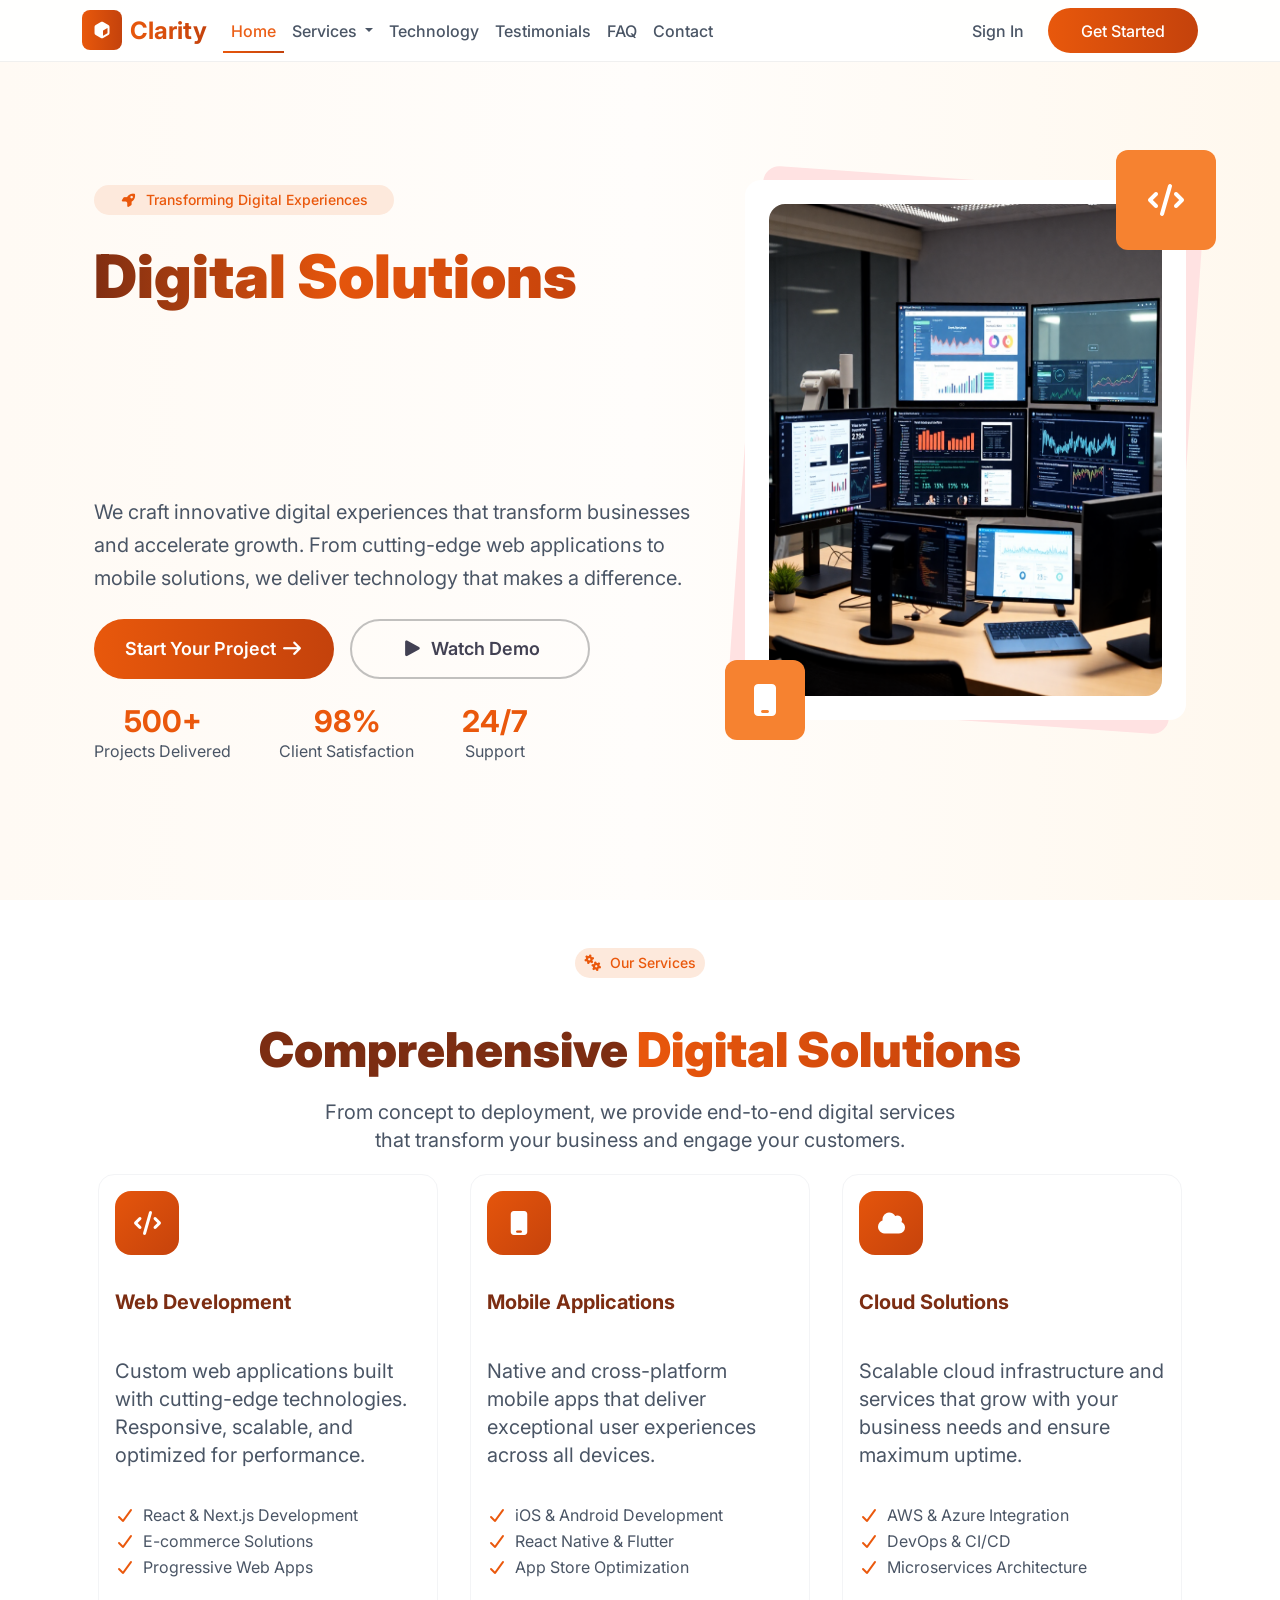
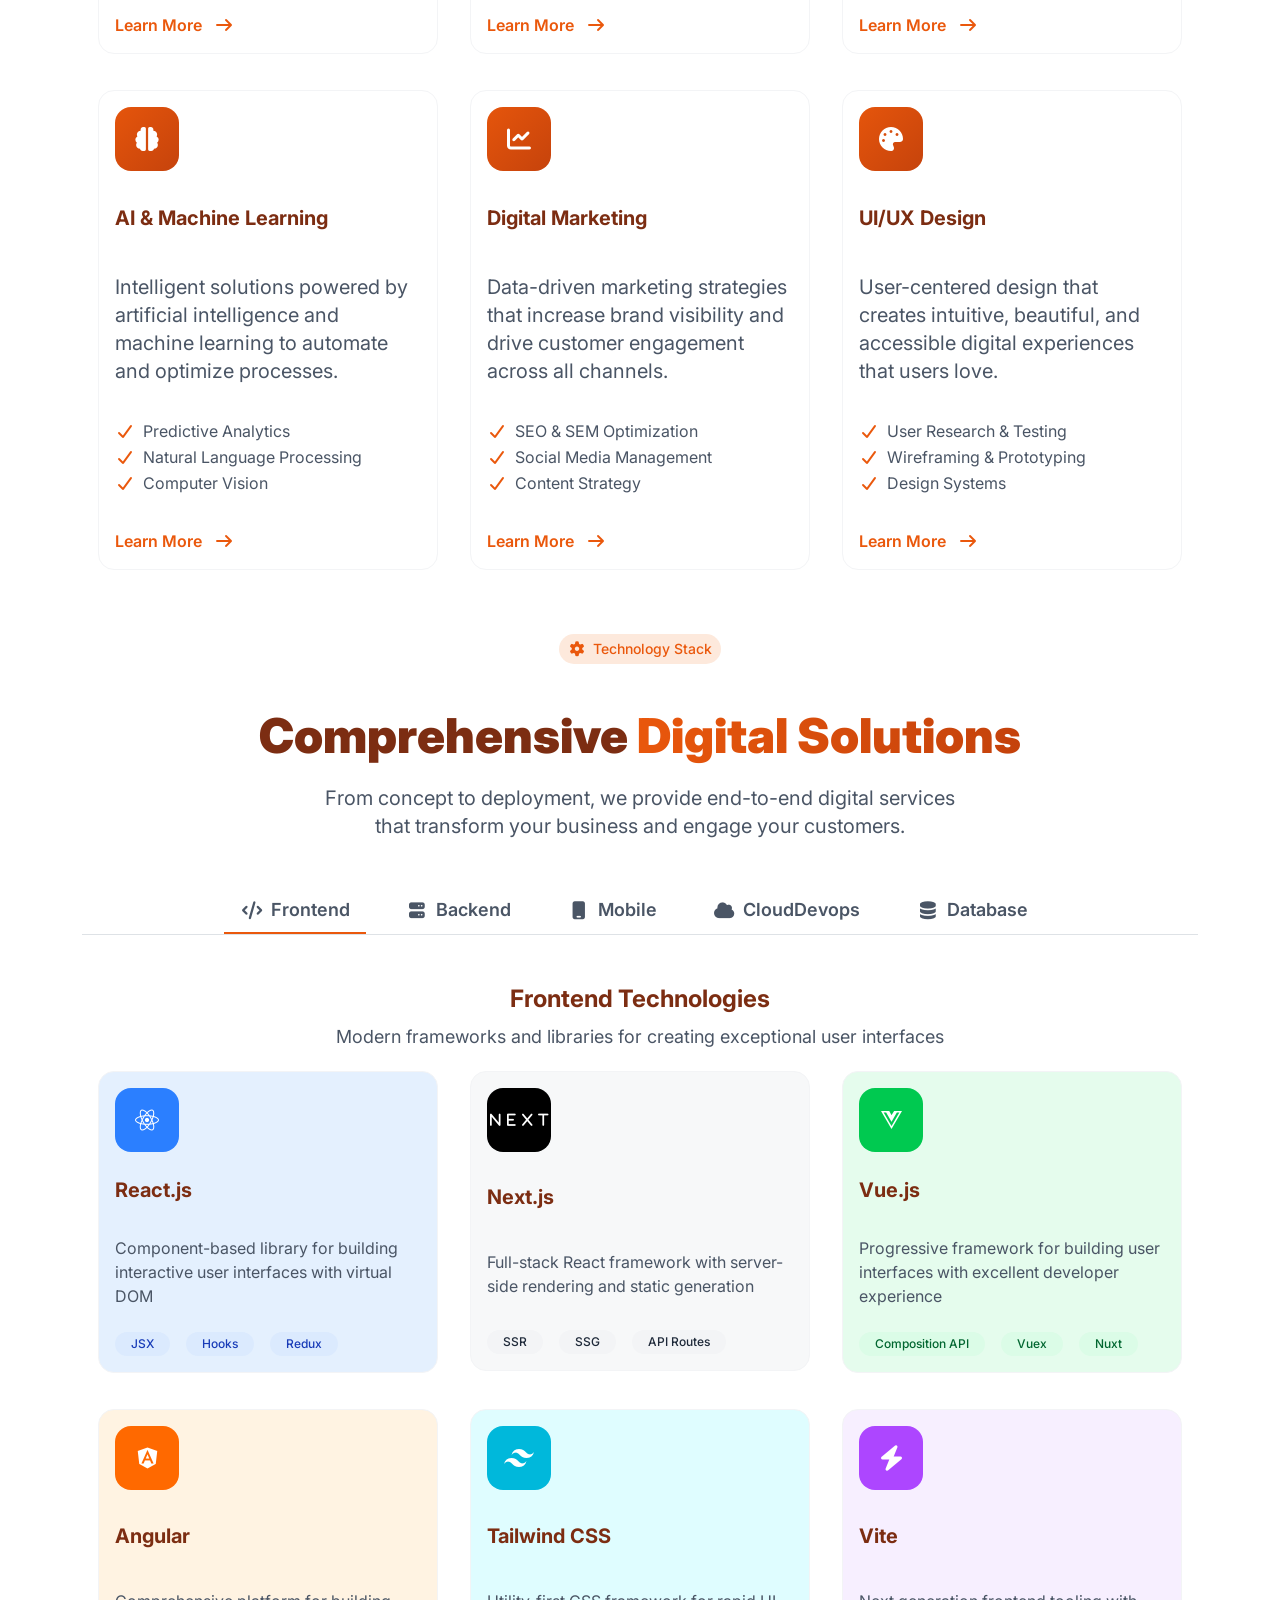
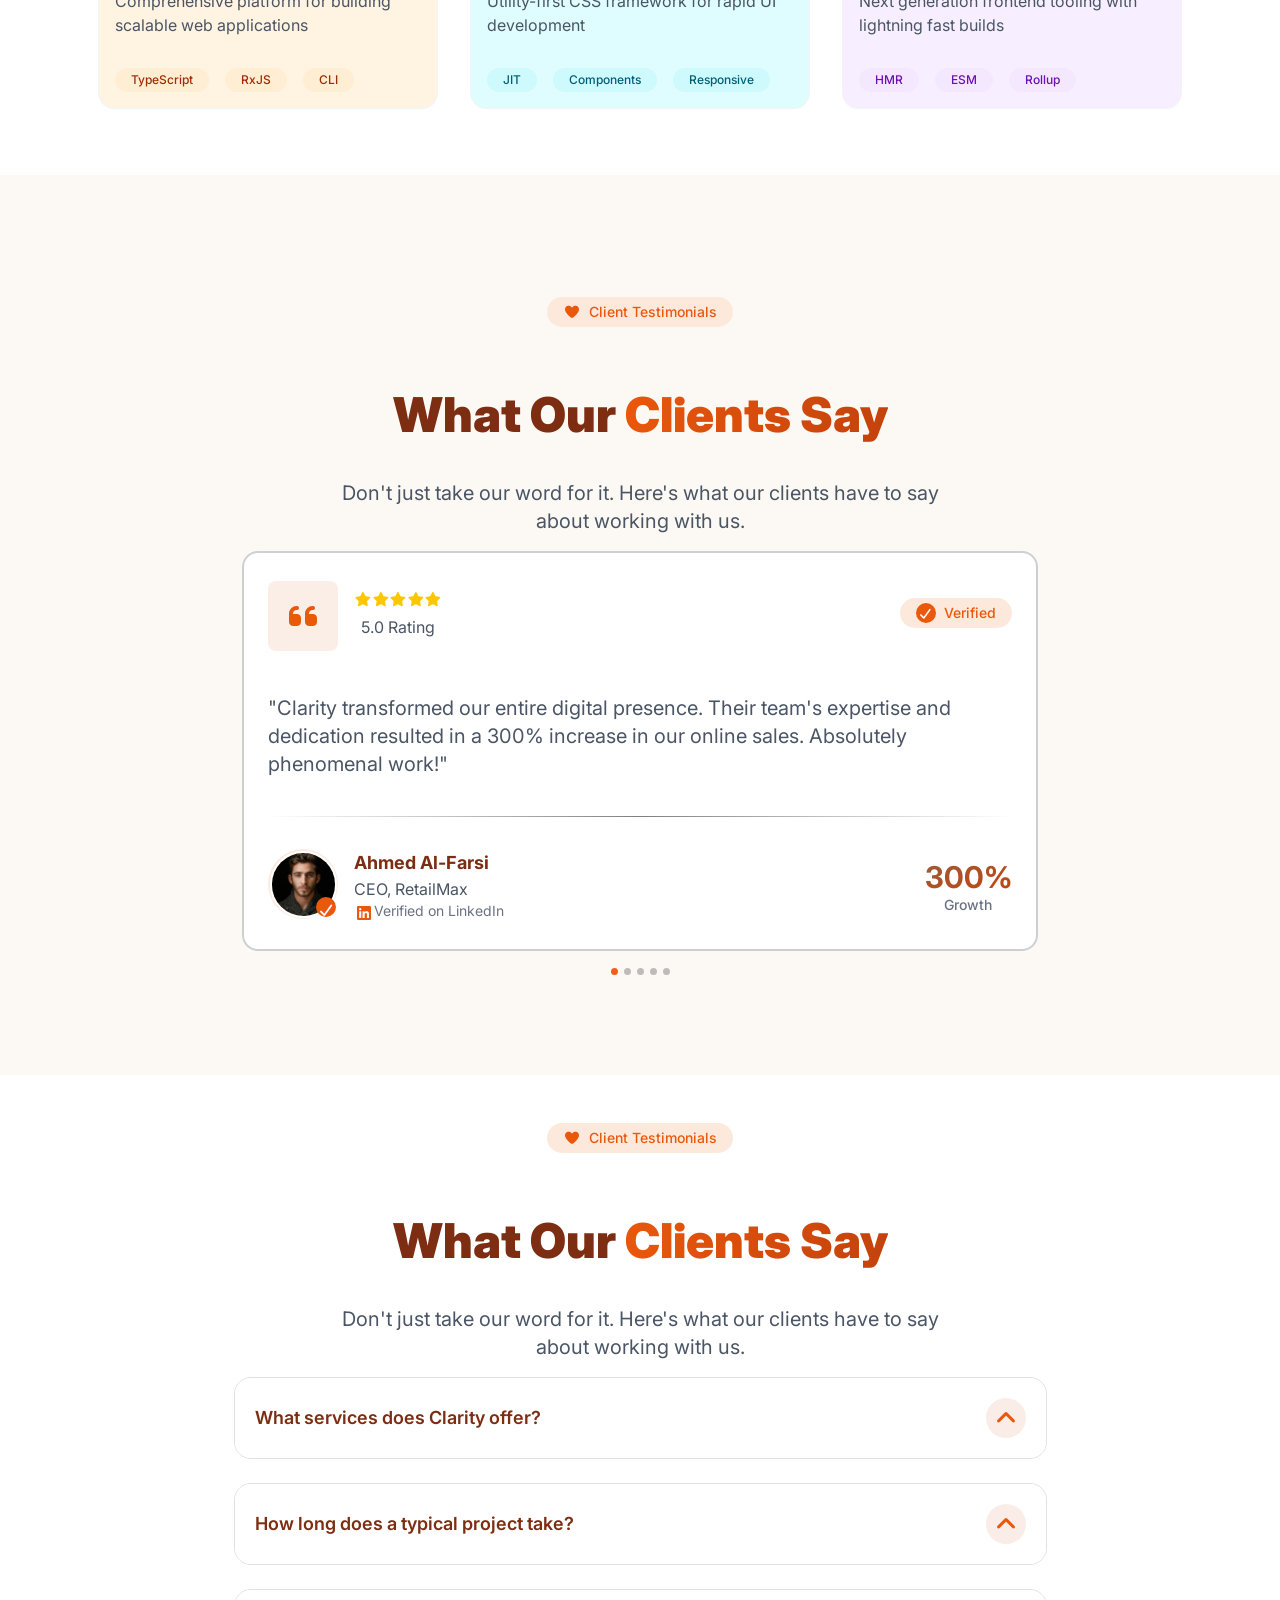
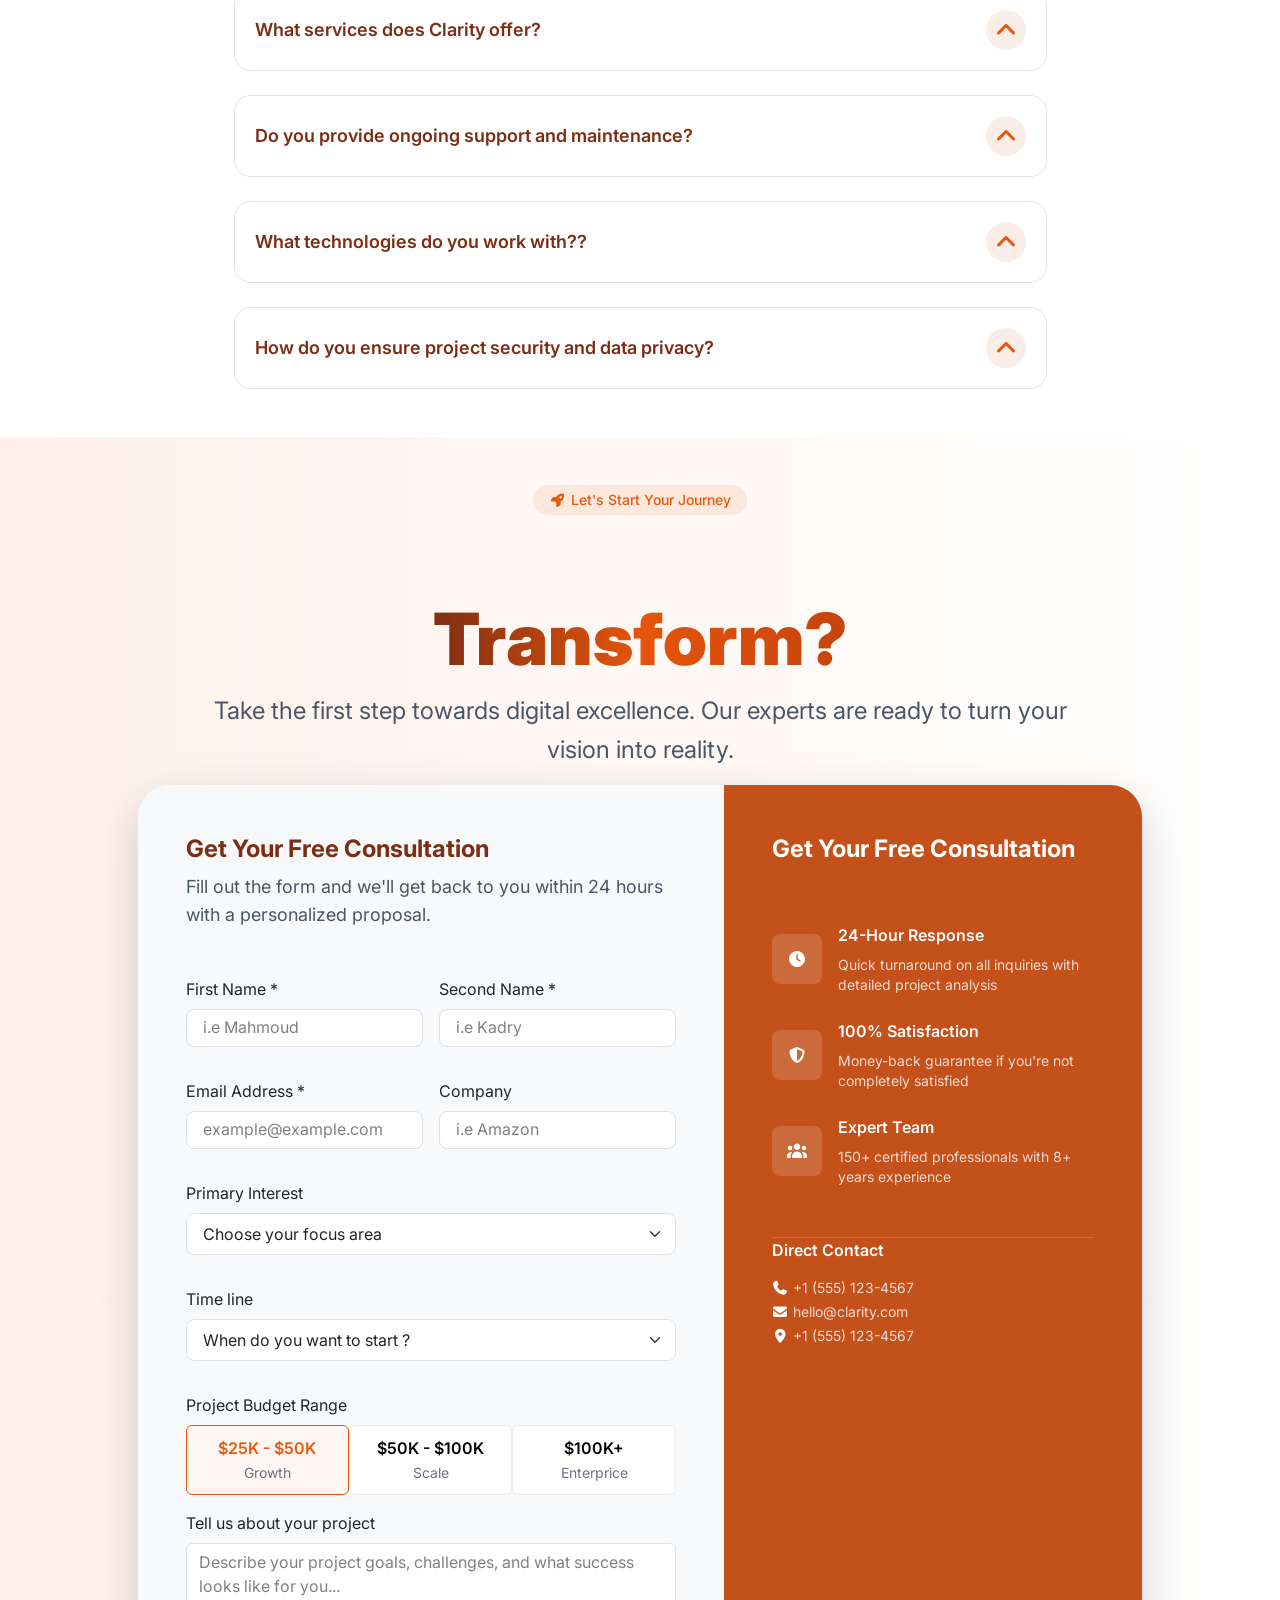
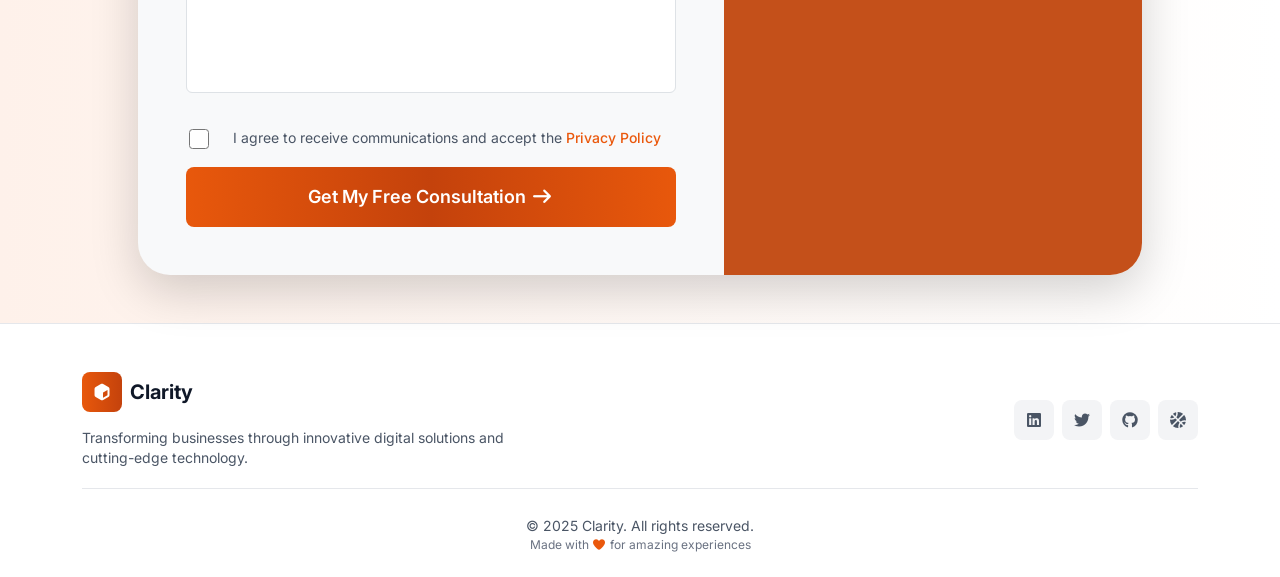
<file: index.html>
<!DOCTYPE html>
<html lang="en">

<head>
    <meta charset="UTF-8">
    <meta name="viewport" content="width=device-width, initial-scale=1.0">
    <title>Clarity - Digital Solutions Platform</title>
    <link rel="icon" href="./Images/favicon.png">
    <link rel="stylesheet" href="./Css/all.min.css">
    <link rel="stylesheet" href="./Css/bootstrap.min.css">
    <link rel="stylesheet" href="./Css/style.css">
    <link rel="stylesheet" href="./Css/breakpoints.css">
</head>

<body data-bs-spy="scroll">


    <!-- -------------------------------------------------------------- navbar ------------------------------------------------------------ -->
    <nav class="navbar navbar-expand-lg fixed-top">
        <div class="container">
            <div class="d-flex gap-2 ">
                <div class="baricon d-flex align-items-center justify-content-center rounded-3">
                    <i class="fa-solid fa-cube fa-l" style="color: rgb(255, 255, 255);"></i>
                </div>

                <a class="navbar-brand" href="#">Clarity</a>
            </div>

            <button class="navbar-toggler" type="button" data-bs-toggle="collapse"
                data-bs-target="#navbarSupportedContent" aria-controls="navbarSupportedContent" aria-expanded="false"
                aria-label="Toggle navigation">
                <span class="navbar-toggler-icon"></span>
            </button>
            <div class="collapse navbar-collapse" id="navbarSupportedContent">
                <ul class="navbar-nav me-auto mb-2 mb-lg-0">
                    <li class="nav-item ">
                        <a class="anmtn nav-link active" aria-current="page" href="#Home"
                            data-bs-target="#Home">Home</a>
                    </li>
                    <li class="nav-item dropdown">
                        <a class=" anmtn nav-link dropdown-toggle" href="#Services" role="button"
                            data-bs-toggle="dropdown" aria-expanded="false" data-bs-target="#Services">
                            Services
                        </a>
                        <div class="dropdown-menu row">
                            <div class="row p-4 w-100 col-12">
                                <ul class="col-lg-4 col-12 list-unstyled ">
                                    <h4>Development</h4>
                                    <li class="mb-3 mt-4">
                                        <a class="dropdown-item d-flex align-items-center rounded-3 gap-2" href="#">
                                            <div
                                                class="ddicon rounded-3 d-flex align-items-center justify-content-center">
                                                <i class="fa-solid fa-code" style="color: #ea580c;"></i>
                                            </div>

                                            <div
                                                class=" m-0 p-0 d-flex flex-column align-items-start justify-items-center">
                                                <span>Web Developement</span>
                                                <p>Custom web applications & websites</p>
                                            </div>
                                        </a>
                                    </li>
                                    <li class="mb-3">
                                        <a class="dropdown-item d-flex align-items-center rounded-3 gap-2" href="#">
                                            <div
                                                class="ddicon rounded-3 d-flex align-items-center justify-content-center">
                                                <i class="fa-solid fa-mobile" style="color: #ea580c;"></i>
                                            </div>

                                            <div
                                                class="m-0 p-0 d-flex flex-column align-items-start justify-items-center">
                                                <span>Mobile Apps</span>
                                                <p>iOS & Android native apps</p>
                                            </div>
                                        </a>
                                    </li>
                                    <li class="mb-3">
                                        <a class="dropdown-item d-flex align-items-center rounded-3 gap-2" href="#">
                                            <div
                                                class="ddicon rounded-3 d-flex align-items-center justify-content-center">
                                                <i class="fa-solid fa-palette" style="color: #ea580c;"></i>
                                            </div>

                                            <div
                                                class="m-0 p-0 d-flex flex-column align-items-start justify-items-center">
                                                <span>UI/UX Design</span>
                                                <p>User-centered design solutions</p>
                                            </div>
                                        </a>
                                    </li>


                                </ul>
                                <ul class="col-lg-4 col-12 list-unstyled ">
                                    <h4>Development</h4>
                                    <li class="mb-3 mt-4">
                                        <a class="dropdown-item d-flex align-items-center rounded-3 gap-2" href="#">
                                            <div
                                                class="ddicon rounded-3 d-flex align-items-center justify-content-center">
                                                <i class="fa-solid fa-cloud" style="color: #ea580c;"></i>
                                            </div>

                                            <div
                                                class="m-0 p-0 d-flex flex-column align-items-start justify-items-center">
                                                <span>Cloud Solutions</span>
                                                <p>Scalable cloud infrastructure</p>
                                            </div>
                                        </a>
                                    </li>
                                    <li class="mb-3">
                                        <a class="dropdown-item d-flex align-items-center rounded-3 gap-2" href="#">
                                            <div
                                                class="ddicon rounded-3 d-flex align-items-center justify-content-center">
                                                <i class="fa-solid fa-brain" style="color: #ea580c;"></i>
                                            </div>

                                            <div
                                                class="m-0 p-0 d-flex flex-column align-items-start justify-items-center">
                                                <span>AI & Machine Learning</span>
                                                <p>Intelligent automation solutions</p>
                                            </div>
                                        </a>
                                    </li>
                                    <li class="mb-3">
                                        <a class="dropdown-item d-flex align-items-center rounded-3 gap-2" href="#">
                                            <div
                                                class="ddicon rounded-3 d-flex align-items-center justify-content-center">
                                                <i class="fa-solid fa-database" style="color: #ea580c;"></i>
                                            </div>

                                            <div
                                                class="m-0 p-0 d-flex flex-column align-items-start justify-items-center">
                                                <span>Data Solutions</span>
                                                <p>Database & analytics platforms</p>
                                            </div>
                                        </a>
                                    </li>


                                </ul>
                                <ul class="col-lg-4 col-12 list-unstyled ">
                                    <h4>Development</h4>
                                    <li class="mb-3 mt-4">
                                        <a class="dropdown-item d-flex align-items-center rounded-3 gap-2" href="#">
                                            <div
                                                class="ddicon rounded-3 d-flex align-items-center justify-content-center">
                                                <i class="fa-solid fa-chart-line" style="color: #ea580c;"></i>
                                            </div>

                                            <div
                                                class="m-0 p-0 d-flex flex-column align-items-start justify-items-center">
                                                <span>Digital Marketing</span>
                                                <p>SEO, SEM & social media</p>
                                            </div>
                                        </a>
                                    </li>
                                    <li class="mb-3">
                                        <a class="dropdown-item d-flex align-items-center rounded-3 gap-2" href="#">
                                            <div
                                                class="ddicon rounded-3 d-flex align-items-center justify-content-center">
                                                <i class="fa-solid fa-bullhorn" style="color: #ea580c;"></i>
                                            </div>

                                            <div
                                                class="m-0 p-0 d-flex flex-column align-items-start justify-items-center">
                                                <span>Content Strategy</span>
                                                <p>Engaging content creation</p>
                                            </div>
                                        </a>
                                    </li>
                                    <li class="mb-3">
                                        <div
                                            class="botlistlast p-3 rounded-4 d-flex flex-column justify-content-between">
                                            <h6 class="text-black fw-bold">Need help choosing?</h6>
                                            <p>Talk to our experts to find the perfect solution for your business.</p>
                                            <span>Contact us <i class="fa-solid fa-arrow-right" ;"></i></span>
                                        </div>
                                    </li>


                                </ul>
                            </div>
                        </div>
                    </li>
                    <li class="nav-item">
                        <a class="anmtn nav-link" href="#Technology" data-bs-target="#Technology">Technology</a>
                    </li>
                    <li class="nav-item">
                        <a class="anmtn nav-link" href="#Testimonials" data-bs-target="#Testimonials">Testimonials</a>
                    </li>
                    <li class="anmtn nav-item">
                        <a class="anmtn nav-link" href="#FAQ" data-bs-target="#FAQ">FAQ</a>
                    </li>
                    <li class="anmtn nav-item">
                        <a class="anmtn nav-link" href="#Contact" data-bs-target="#Contact">Contact</a>
                    </li>
                </ul>
                <li class="nav-item list-unstyled">
                    <a class="sgninbtn nav-link  " href="#">Sign In</a>
                </li>
                <button class="stbtn1 btn btn-primary btn-lg ms-4 rounded-pill mb-3 ">Sign In</button>
                <button class="stbtn btn btn-primary btn-lg ms-4 rounded-pill  ">Get Started</button>
            </div>
        </div>
    </nav>
    <!-- -------------------------------------------------------------- Hero section ------------------------------------------------------------ -->
    <section id="Home" class="min-vh-100 container-fluid">
        <div class="container row -secondary m-auto hmcntnr">
            <div class="col-lg-7 col-12  d-flex flex-column justify-content-center min-vh-100 gap-4">
                <div class="badg1 mt-5 badge rounded-pill  d-flex align-items-center justify-content-center gap-2 "><i
                        class="fa-solid fa-rocket" style="color: #ea580c;"></i><span>Transforming Digital
                        Experiences</span></div>
                <h1><span class="hst">Digital Solutions</span> <br> <span class="hsnd">That Drive</span> <br><span
                        class="hthrd">Growth</span></h1>
                <p class=" mdlp">We craft innovative digital experiences that transform businesses and accelerate
                    growth. From
                    cutting-edge web
                    applications to mobile solutions, we deliver technology that makes a difference.</p>
                <div class="d-flex w-100 gap-3">
                    <button class="stbtn3 btn btn-primary btn-lg  rounded-pill "><span class="text-capitalize">start
                            your project</span> <i class="fa-solid fa-arrow-right"
                            style="color: rgb(255, 255, 255);"></i></button>
                    <button class="stbtn4 btn btn-lg rounded-pill"><i class="fa-solid fa-play me-2" ;"></i>Watch
                        Demo</button>
                </div>
                <div class="btmside d-flex flex-row gap-5  w-100 align-items-start">
                    <div class="d-flex align-items-center justify-content-center flex-column">
                        <span>500+</span>
                        <p>Projects Delivered</p>
                    </div>
                    <div class="d-flex align-items-center justify-content-center flex-column">
                        <span>98%</span>
                        <p>Client Satisfaction</p>
                    </div>
                    <div class="d-flex align-items-center justify-content-center flex-column">
                        <span>24/7</span>
                        <p>Support</p>
                    </div>
                </div>
            </div>
            <div class=" decrtin col-lg-5 col-12 d-flex flex-column justify-content-center position-relative ">
                <div class="heropic w-100 p-4 rounded-4 ">
                    <div class="bdg1 d-flex align-items-center justify-content-center"><i
                            class="fa-solid fa-code fa-2xl" style="color: rgb(255, 255, 255);"></i></div>
                    <img src="./Images/hero-img.png"
                        alt="Multiple desktop monitors display business charts graphs and dashboards in a modern office workstation setting"
                        class="w-100 h-100 rounded-4 position-relative ">
                    <div class="bdg2 d-flex align-items-center justify-content-center"><i
                            class="fa-solid fa-mobile fa-2xl" style="color: rgb(255, 255, 255);"></i></div>

                </div>
                <div class="bcgrn rounded-4"></div>

            </div>

        </div>
    </section>
    <!-- -------------------------------------------------------------- Servicises ------------------------------------------------------------ -->
    <section class="container-fluid" id="Services">

        <div class="container pt-5 min-vh-100 text-center align-items-center d-flex flex-column">
            <div class="badg2 mb-5 badge rounded-pill  d-flex align-items-center justify-content-center gap-2 "><i
                    class="fa-solid fa-gears" style="color: #ea580c;"></i><span>Our Services</span></div>
            <h2><span class="svss1">Comprehensive</span> <span class="svss2">Digital Solutions</span></h2>
            <p class="mt-3">From concept to deployment, we provide end-to-end digital services that transform your
                business and engage your
                customers.</p>

            <div class="container text-start">
                <div class="row">
                    <div class="col-sm-12 col-md-6 col-lg-4 gy-1 p-3">
                        <div class="seiviceitem p-3 rounded-4 d-flex flex-column gap-4">
                            <div class="itemcon d-flex align-items-center justify-content-center rounded-4"><i
                                    class="fa-solid fa-code fa-xl" style="color: rgb(255, 255, 255);"></i></div>
                            <h5>Web Development</h5>
                            <p>Custom web applications built with cutting-edge technologies. Responsive, scalable, and
                                optimized for performance.</p>
                            <div class="d-flex flex-column svmd">
                                <span><i class="fa-solid fa-check me-2" style="color: #ea580c;"></i>React & Next.js
                                    Development</span>
                                <span><i class="fa-solid fa-check me-2" style="color: #ea580c;"></i>E-commerce
                                    Solutions</span>
                                <span><i class="fa-solid fa-check me-2" style="color: #ea580c;"></i>Progressive Web
                                    Apps</span>
                            </div>
                            <div class="svbt"><span>Learn More <i class="fa-solid fa-arrow-right ms-2"
                                        style="color: #ea580c;"></i></span></div>

                        </div>
                    </div>
                    <div class="col-sm-12 col-md-6 col-lg-4 gy-1 p-3">
                        <div class="seiviceitem p-3 rounded-4 d-flex flex-column gap-4">
                            <div class="itemcon d-flex align-items-center justify-content-center rounded-4"><i
                                    class="fa-solid fa-mobile fa-xl" style="color: rgb(255, 255, 255);"></i></div>
                            <h5>Mobile Applications</h5>
                            <p>Native and cross-platform mobile apps that deliver exceptional user experiences across
                                all devices.</p>
                            <div class="d-flex flex-column svmd">
                                <span><i class="fa-solid fa-check me-2" style="color: #ea580c;"></i>iOS & Android
                                    Development</span>
                                <span><i class="fa-solid fa-check me-2" style="color: #ea580c;"></i>React Native &
                                    Flutter</span>
                                <span><i class="fa-solid fa-check me-2" style="color: #ea580c;"></i>App Store
                                    Optimization</span>
                            </div>
                            <div class="svbt"><span>Learn More <i class="fa-solid fa-arrow-right ms-2"
                                        style="color: #ea580c;"></i></span></div>

                        </div>
                    </div>
                    <div class="col-sm-12 col-md-6 col-lg-4 gy-1 p-3">
                        <div class="seiviceitem p-3 rounded-4 d-flex flex-column gap-4">
                            <div class="itemcon d-flex align-items-center justify-content-center rounded-4"><i
                                    class="fa-solid fa-cloud fa-xl" style="color: rgb(255, 255, 255);"></i></div>
                            <h5>Cloud Solutions</h5>
                            <p>Scalable cloud infrastructure and services that grow with your business needs and ensure
                                maximum uptime.</p>
                            <div class="d-flex flex-column svmd">
                                <span><i class="fa-solid fa-check me-2" style="color: #ea580c;"></i>AWS & Azure
                                    Integration</span>
                                <span><i class="fa-solid fa-check me-2" style="color: #ea580c;"></i>DevOps &
                                    CI/CD</span>
                                <span><i class="fa-solid fa-check me-2" style="color: #ea580c;"></i>Microservices
                                    Architecture</span>
                            </div>
                            <div class="svbt"><span>Learn More <i class="fa-solid fa-arrow-right ms-2"
                                        style="color: #ea580c;"></i></span></div>

                        </div>
                    </div>
                    <div class="col-sm-12 col-md-6 col-lg-4 gy-1 p-3">
                        <div class="seiviceitem p-3 rounded-4 d-flex flex-column gap-4">
                            <div class="itemcon d-flex align-items-center justify-content-center rounded-4"><i
                                    class="fa-solid fa-brain fa-xl" style="color: rgb(255, 255, 255);"></i></div>
                            <h5>AI & Machine Learning</h5>
                            <p>Intelligent solutions powered by artificial intelligence and machine learning to automate
                                and optimize processes.</p>
                            <div class="d-flex flex-column svmd">
                                <span><i class="fa-solid fa-check me-2" style="color: #ea580c;"></i>Predictive
                                    Analytics</span>
                                <span><i class="fa-solid fa-check me-2" style="color: #ea580c;"></i>Natural Language
                                    Processing</span>
                                <span><i class="fa-solid fa-check me-2" style="color: #ea580c;"></i>Computer
                                    Vision</span>
                            </div>
                            <div class="svbt"><span>Learn More <i class="fa-solid fa-arrow-right ms-2"
                                        style="color: #ea580c;"></i></span></div>

                        </div>
                    </div>
                    <div class="col-sm-12 col-md-6 col-lg-4 gy-1 p-3">
                        <div class="seiviceitem p-3 rounded-4 d-flex flex-column gap-4">
                            <div class="itemcon d-flex align-items-center justify-content-center rounded-4"><i
                                    class="fa-solid fa-chart-line fa-xl" style="color: rgb(255, 255, 255);"></i></div>
                            <h5>Digital Marketing</h5>
                            <p>Data-driven marketing strategies that increase brand visibility and drive customer
                                engagement across all channels.</p>
                            <div class="d-flex flex-column svmd">
                                <span><i class="fa-solid fa-check me-2" style="color: #ea580c;"></i>SEO & SEM
                                    Optimization</span>
                                <span><i class="fa-solid fa-check me-2" style="color: #ea580c;"></i>Social Media
                                    Management</span>
                                <span><i class="fa-solid fa-check me-2" style="color: #ea580c;"></i>Content
                                    Strategy</span>
                            </div>
                            <div class="svbt"><span>Learn More <i class="fa-solid fa-arrow-right ms-2"
                                        style="color: #ea580c;"></i></span></div>

                        </div>
                    </div>
                    <div class="col-sm-12 col-md-6 col-lg-4 gy-1 p-3">
                        <div class="seiviceitem p-3 rounded-4 d-flex flex-column gap-4">
                            <div class="itemcon d-flex align-items-center justify-content-center rounded-4"><i
                                    class="fa-solid fa-palette fa-xl" style="color: rgb(255, 255, 255);"></i></div>
                            <h5>UI/UX Design</h5>
                            <p>User-centered design that creates intuitive, beautiful, and accessible digital
                                experiences that users love.</p>
                            <div class="d-flex flex-column svmd">
                                <span><i class="fa-solid fa-check me-2" style="color: #ea580c;"></i>User Research &
                                    Testing</span>
                                <span><i class="fa-solid fa-check me-2" style="color: #ea580c;"></i>Wireframing &
                                    Prototyping</span>
                                <span><i class="fa-solid fa-check me-2" style="color: #ea580c;"></i>Design
                                    Systems</span>
                            </div>
                            <div class="svbt"><span>Learn More <i class="fa-solid fa-arrow-right ms-2"
                                        style="color: #ea580c;"></i></span></div>

                        </div>
                    </div>


                </div>
            </div>
        </div>
    </section>
    <!-- -------------------------------------------------------------- Technology ------------------------------------------------------------ -->
    <section class="container-fluid" id="Technology">

        <div class="container pt-5 min-vh-100 text-center align-items-center d-flex flex-column">
            <div class="badg2 mb-5 badge rounded-pill  d-flex align-items-center justify-content-center gap-2 "><i
                    class="fa-solid fa-gear" style="color: #ea580c;"></i><span>Technology Stack</span></div>
            <h2><span class="svss1">Comprehensive</span> <span class="svss2">Digital Solutions</span></h2>
            <p class="mt-3">From concept to deployment, we provide end-to-end digital services that transform your
                business and engage your
                customers.</p>

            <ul class="nav nav-pills mb-5 container d-flex gap-4 justify-content-center mt-5 border-bottom"
                id="pills-tab" role="tablist">
                <li class="nav-item" role="presentation">
                    <button class="nav-link active gap-2 d-flex align-items-center justify-content-center"
                        id="pills-Frontend-tab" data-bs-toggle="pill" data-bs-target="#pills-Frontend" type="button"
                        role="tab" aria-controls="pills-Frontend" aria-selected="true"><i class="fa-solid fa-code "
                            style="color: #4a5565;"></i>Frontend</button>
                </li>
                <li class="nav-item" role="presentation">
                    <button class="nav-link gap-2 d-flex align-items-center justify-content-center"
                        id="pills-Backend-tab" data-bs-toggle="pill" data-bs-target="#pills-Backend" type="button"
                        role="tab" aria-controls="pills-Backend" aria-selected="false"><i class="fa-solid fa-server"
                            style="color: #4a5565;"></i>Backend</button>
                </li>
                <li class="nav-item" role="presentation">
                    <button class="nav-link gap-2 d-flex align-items-center justify-content-center"
                        id="pills-Mobile-tab" data-bs-toggle="pill" data-bs-target="#pills-Mobile" type="button"
                        role="tab" aria-controls="pills-Mobile" aria-selected="false"><i class="fa-solid fa-mobile"
                            style="color: #4a5565;"></i>Mobile</button>
                </li>
                <li class="nav-item" role="presentation">
                    <button class="nav-link gap-2 d-flex align-items-center justify-content-center"
                        id="pills-CloudDevops-tab" data-bs-toggle="pill" data-bs-target="#pills-CloudDevops"
                        type="button" role="tab" aria-controls="pills-CloudDevops" aria-selected="false"><i
                            class="fa-solid fa-cloud" style="color: #4a5565;"></i>CloudDevops</button>
                </li>
                <li class="nav-item" role="presentation">
                    <button class="nav-link gap-2 d-flex align-items-center justify-content-center"
                        id="pills-Database-tab" data-bs-toggle="pill" data-bs-target="#pills-Database" type="button"
                        role="tab" aria-controls="pills-Database" aria-selected="false"><i class="fa-solid fa-database"
                            style="color: #4a5565;"></i>Database</button>
                </li>
            </ul>
            <div class="tab-content" id="pills-tabContent">
                <div class="tab-pane fade show active" id="pills-Frontend" role="tabpanel"
                    aria-labelledby="pills-Frontend-tab" tabindex="0">
                    <h3>Frontend Technologies</h3>
                    <p class="m-auto asdasd">Modern frameworks and libraries for creating exceptional user interfaces
                    </p>
                    <div class="container text-start ">
                        <div class="row">
                            <div class="col-sm-12 col-md-6 col-lg-6 col-xl-4 gy-1 p-3">
                                <div class="tech tech1 p-3 rounded-4 d-flex flex-column gap-4">
                                    <div class="itemcon d-flex align-items-center justify-content-center rounded-4"><i
                                            class="fa-brands fa-react fa-xl" style="color: rgb(255, 255, 255);"></i>
                                    </div>
                                    <h5>React.js</h5>
                                    <p>Component-based library for building interactive user interfaces with virtual DOM
                                    </p>
                                    <div class=" d-flex flex-row gap-3">
                                        <span class="badge tb1 rounded-pill ps-3 pe-3">JSX</span>
                                        <span class="badge tb1 rounded-pill ps-3 pe-3">Hooks</span>
                                        <span class="badge tb1 rounded-pill ps-3 pe-3">Redux</span>
                                    </div>

                                </div>
                            </div>
                            <div class="col-sm-12 col-md-6 col-lg-6 col-xl-4 gy-1 p-3">
                                <div class="tech tech2 p-3 rounded-4 d-flex flex-column gap-4">
                                    <div class="itemcon d-flex align-items-center justify-content-center rounded-4">
                                        <i class="fa-solid fa-n fa-sm" style="color: rgb(255, 255, 255);"></i>
                                        <i class="fa-solid fa-e fa-sm" style="color: rgb(255, 255, 255);"></i>
                                        <i class="fa-solid fa-x fa-sm" style="color: rgb(255, 255, 255);"></i>
                                        <i class="fa-solid fa-t fa-sm" style="color: rgb(255, 255, 255);"></i>
                                    </div>
                                    <h5>Next.js</h5>
                                    <p>Full-stack React framework with server-side rendering and static generation</p>
                                    <div class=" d-flex flex-row gap-3">
                                        <span class="badge tb1 rounded-pill ps-3 pe-3">SSR</span>
                                        <span class="badge tb1 rounded-pill ps-3 pe-3">SSG</span>
                                        <span class="badge tb1 rounded-pill ps-3 pe-3">API Routes</span>
                                    </div>

                                </div>
                            </div>
                            <div class="col-sm-12 col-md-6 col-lg-6 col-xl-4 gy-1 p-3">
                                <div class="tech tech3 p-3 rounded-4 d-flex flex-column gap-4">
                                    <div class="itemcon d-flex align-items-center justify-content-center rounded-4"><i
                                            class="fa-brands fa-vuejs fa-xl" style="color: rgb(255, 255, 255);"></i>
                                    </div>
                                    <h5>Vue.js</h5>
                                    <p>Progressive framework for building user interfaces with excellent developer
                                        experience</p>
                                    <div class=" d-flex flex-row gap-3">
                                        <span class="badge tb1 rounded-pill ps-3 pe-3">Composition API</span>
                                        <span class="badge tb1 rounded-pill ps-3 pe-3">Vuex</span>
                                        <span class="badge tb1 rounded-pill ps-3 pe-3">Nuxt</span>
                                    </div>
                                </div>
                            </div>
                            <div class="col-sm-12 col-md-6 col-lg-6 col-xl-4 gy-1 p-3">
                                <div class="tech tech4 p-3 rounded-4 d-flex flex-column gap-4">
                                    <div class="itemcon d-flex align-items-center justify-content-center rounded-4"><i
                                            class="fa-brands fa-angular fa-xl" style="color: rgb(255, 255, 255);"></i>
                                    </div>
                                    <h5>Angular</h5>
                                    <p>Comprehensive platform for building scalable web applications</p>
                                    <div class=" d-flex flex-row gap-3">
                                        <span class="badge tb1 rounded-pill ps-3 pe-3">TypeScript</span>
                                        <span class="badge tb1 rounded-pill ps-3 pe-3">RxJS</span>
                                        <span class="badge tb1 rounded-pill ps-3 pe-3">CLI</span>
                                    </div>
                                </div>
                            </div>
                            <div class="col-sm-12 col-md-6 col-lg-6 col-xl-4 gy-1 p-3">
                                <div class="tech tech5 p-3 rounded-4 d-flex flex-column gap-4">
                                    <div class="itemcon d-flex align-items-center justify-content-center rounded-4"><i
                                            class="fa-brands fa-tailwind-css fa-xl"
                                            style="color: rgb(255, 255, 255);"></i></div>
                                    <h5>Tailwind CSS</h5>
                                    <p>Utility-first CSS framework for rapid UI development</p>
                                    <div class=" d-flex flex-row gap-3">
                                        <span class="badge tb1 rounded-pill ps-3 pe-3">JIT</span>
                                        <span class="badge tb1 rounded-pill ps-3 pe-3">Components</span>
                                        <span class="badge tb1 rounded-pill ps-3 pe-3">Responsive</span>
                                    </div>
                                </div>
                            </div>
                            <div class="col-sm-12 col-md-6 col-lg-6 col-xl-4 gy-1 p-3">
                                <div class="tech tech6 p-3 rounded-4 d-flex flex-column gap-4">
                                    <div class="itemcon d-flex align-items-center justify-content-center rounded-4"><i
                                            class="fa-solid fa-bolt fa-xl" style="color: rgb(255, 255, 255);"></i></div>
                                    <h5>Vite</h5>
                                    <p>Next generation frontend tooling with lightning fast builds</p>
                                    <div class=" d-flex flex-row gap-3">
                                        <span class="badge tb1 rounded-pill ps-3 pe-3">HMR</span>
                                        <span class="badge tb1 rounded-pill ps-3 pe-3">ESM</span>
                                        <span class="badge tb1 rounded-pill ps-3 pe-3">Rollup</span>
                                    </div>
                                </div>
                            </div>


                        </div>
                    </div>

                </div>
                <div class="tab-pane fade" id="pills-Backend" role="tabpanel" aria-labelledby="pills-Backend-tab"
                    tabindex="0">
                    <h3>Backend Technologies</h3>
                    <p class="m-auto asdasd">Robust server-side technologies for scalable and secure applications</p>

                    <div class="container text-start ">
                        <div class="row">
                            <div class="col-sm-12 col-md-6 col-lg-6 col-xl-4 gy-1 p-3">
                                <div class="tech tech1 p-3 rounded-4 d-flex flex-column gap-4">
                                    <div class="itemcon d-flex align-items-center justify-content-center rounded-4"><i
                                            class="fa-brands fa-node-js fa-xl" style="color: rgb(255, 255, 255);"></i>
                                    </div>
                                    <h5>Node.js</h5>
                                    <p>JavaScript runtime built on Chrome's V8 engine for server-side development</p>
                                    <div class=" d-flex flex-row gap-3">
                                        <span class="badge tb1 rounded-pill ps-3 pe-3">Express.js</span>
                                        <span class="badge tb1 rounded-pill ps-3 pe-3">NPM</span>
                                        <span class="badge tb1 rounded-pill ps-3 pe-3">TypeScript</span>
                                    </div>

                                </div>
                            </div>
                            <div class="col-sm-12 col-md-6 col-lg-6 col-xl-4 gy-1 p-3">
                                <div class="tech tech2 p-3 rounded-4 d-flex flex-column gap-4">
                                    <div class="itemcon d-flex align-items-center justify-content-center rounded-4">
                                        <i class="fa-brands fa-python fa-xl" style="color: rgb(255, 255, 255);"></i>
                                    </div>
                                    <h5>Python</h5>
                                    <p>Versatile programming language with powerful frameworks for web development</p>
                                    <div class=" d-flex flex-row gap-3">
                                        <span class="badge tb1 rounded-pill ps-3 pe-3">Django</span>
                                        <span class="badge tb1 rounded-pill ps-3 pe-3">FastAPI</span>
                                        <span class="badge tb1 rounded-pill ps-3 pe-3">Flask</span>
                                    </div>

                                </div>
                            </div>
                            <div class="col-sm-12 col-md-6 col-lg-6 col-xl-4 gy-1 p-3">
                                <div class="tech tech3 p-3 rounded-4 d-flex flex-column gap-4">
                                    <div class="itemcon d-flex align-items-center justify-content-center rounded-4"><i
                                            class="fa-brands fa-golang fa-xl" style="color: rgb(255, 255, 255);"></i>
                                    </div>
                                    <h5>Golang</h5>
                                    <p>Fast, statically typed language designed for modern software development</p>
                                    <div class=" d-flex flex-row gap-3">
                                        <span class="badge tb1 rounded-pill ps-3 pe-3">Gin</span>
                                        <span class="badge tb1 rounded-pill ps-3 pe-3">Goroutines</span>
                                        <span class="badge tb1 rounded-pill ps-3 pe-3">Microservices</span>
                                    </div>
                                </div>
                            </div>
                            <div class="col-sm-12 col-md-6 col-lg-6 col-xl-4 gy-1 p-3">
                                <div class="tech tech4 p-3 rounded-4 d-flex flex-column gap-4">
                                    <div class="itemcon d-flex align-items-center justify-content-center rounded-4"><i
                                            class="fa-brands fa-java fa-xl" style="color: rgb(255, 255, 255);"></i>
                                    </div>
                                    <h5>Java</h5>
                                    <p>Enterprise-grade platform with robust frameworks for large-scale applications</p>
                                    <div class=" d-flex flex-row gap-3">
                                        <span class="badge tb1 rounded-pill ps-3 pe-3">Spring Boot</span>
                                        <span class="badge tb1 rounded-pill ps-3 pe-3">Hibernate</span>
                                        <span class="badge tb1 rounded-pill ps-3 pe-3">Maven</span>
                                    </div>
                                </div>
                            </div>
                            <div class="col-sm-12 col-md-6 col-lg-6 col-xl-4 gy-1 p-3">
                                <div class="tech tech5 p-3 rounded-4 d-flex flex-column gap-4">
                                    <div class="itemcon d-flex align-items-center justify-content-center rounded-4">
                                        <i class="fa-solid fa-n " style="color: rgb(255, 255, 255);"></i>
                                        <i class="fa-solid fa-e " style="color: rgb(255, 255, 255);"></i>
                                        <i class="fa-solid fa-t " style="color: rgb(255, 255, 255);"></i>
                                    </div>
                                    <h5>.NET Core</h5>
                                    <p>Cross-platform framework for building modern, cloud-based applications</p>
                                    <div class=" d-flex flex-row gap-3">
                                        <span class="badge tb1 rounded-pill ps-3 pe-3">C#</span>
                                        <span class="badge tb1 rounded-pill ps-3 pe-3">Entity Framework</span>
                                        <span class="badge tb1 rounded-pill ps-3 pe-3">Azure</span>
                                    </div>
                                </div>
                            </div>
                            <div class="col-sm-12 col-md-6 col-lg-6 col-xl-4 gy-1 p-3">
                                <div class="tech tech6 p-3 rounded-4 d-flex flex-column gap-4">
                                    <div class="itemcon d-flex align-items-center justify-content-center rounded-4"><i
                                            class="fa-solid fa-gem fa-xl" style="color: rgb(255, 255, 255);"></i></div>
                                    <h5>Ruby</h5>
                                    <p>Dynamic language focused on simplicity and productivity</p>
                                    <div class=" d-flex flex-row gap-3">
                                        <span class="badge tb1 rounded-pill ps-3 pe-3">Rails</span>
                                        <span class="badge tb1 rounded-pill ps-3 pe-3">Sinatra</span>
                                        <span class="badge tb1 rounded-pill ps-3 pe-3">RubyGems</span>
                                    </div>
                                </div>
                            </div>


                        </div>
                    </div>
                </div>
                <div class="tab-pane fade" id="pills-Mobile" role="tabpanel" aria-labelledby="pills-Mobile-tab"
                    tabindex="0">
                    <h3>Mobile Technologies</h3>
                    <p class="m-auto asdasd">Native and cross-platform solutions for iOS and Android development</p>

                    <div class="container text-start ">
                        <div class="row">
                            <div class="col-sm-12 col-md-6 col-lg-6 col-xl-4 gy-1 p-3">
                                <div class="tech tech1 p-3 rounded-4 d-flex flex-column gap-4">
                                    <div class="itemcon d-flex align-items-center justify-content-center rounded-4"><i
                                            class="fa-brands fa-react fa-xl" style="color: rgb(255, 255, 255);"></i>
                                    </div>
                                    <h5>React Native</h5>
                                    <p>Cross-platform mobile development using React and JavaScript</p>
                                    <div class=" d-flex flex-row gap-3">
                                        <span class="badge tb1 rounded-pill ps-3 pe-3">Expo</span>
                                        <span class="badge tb1 rounded-pill ps-3 pe-3">Navigation</span>
                                        <span class="badge tb1 rounded-pill ps-3 pe-3">Redux</span>
                                    </div>

                                </div>
                            </div>
                            <div class="col-sm-12 col-md-6 col-lg-6 col-xl-4 gy-1 p-3">
                                <div class="tech tech2 p-3 rounded-4 d-flex flex-column gap-4">
                                    <div class="itemcon d-flex align-items-center justify-content-center rounded-4">
                                        <i class="fa-solid fa-mobile fa-xl" style="color: rgb(255, 255, 255);"></i>
                                    </div>
                                    <h5>Flutter</h5>
                                    <p>Google's UI toolkit for building natively compiled applications</p>
                                    <div class=" d-flex flex-row gap-3">
                                        <span class="badge tb1 rounded-pill ps-3 pe-3">Dart</span>
                                        <span class="badge tb1 rounded-pill ps-3 pe-3">Widgets</span>
                                        <span class="badge tb1 rounded-pill ps-3 pe-3">Material</span>
                                    </div>

                                </div>
                            </div>
                            <div class="col-sm-12 col-md-6 col-lg-6 col-xl-4 gy-1 p-3">
                                <div class="tech tech3 p-3 rounded-4 d-flex flex-column gap-4">
                                    <div class="itemcon d-flex align-items-center justify-content-center rounded-4"><i
                                            class="fa-brands fa-apple fa-xl" style="color: rgb(255, 255, 255);"></i>
                                    </div>
                                    <h5>iOS Native</h5>
                                    <p>Native iOS development using Swift and Xcode</p>
                                    <div class=" d-flex flex-row gap-3">
                                        <span class="badge tb1 rounded-pill ps-3 pe-3">Swift</span>
                                        <span class="badge tb1 rounded-pill ps-3 pe-3">SwiftUI</span>
                                        <span class="badge tb1 rounded-pill ps-3 pe-3">Core Data</span>
                                    </div>
                                </div>
                            </div>
                            <div class="col-sm-12 col-md-6 col-lg-6 col-xl-4 gy-1 p-3">
                                <div class="tech tech4 p-3 rounded-4 d-flex flex-column gap-4">
                                    <div class="itemcon d-flex align-items-center justify-content-center rounded-4"><i
                                            class="fa-brands fa-android fa-xl" style="color: rgb(255, 255, 255);"></i>
                                    </div>
                                    <h5>Android Native</h5>
                                    <p>Native Android development using Kotlin and Android Studio</p>
                                    <div class=" d-flex flex-row gap-3">
                                        <span class="badge tb1 rounded-pill ps-3 pe-3">Kotlin</span>
                                        <span class="badge tb1 rounded-pill ps-3 pe-3">Jetpack</span>
                                        <span class="badge tb1 rounded-pill ps-3 pe-3">Room</span>
                                    </div>
                                </div>
                            </div>
                            <div class="col-sm-12 col-md-6 col-lg-6 col-xl-4 gy-1 p-3">
                                <div class="tech tech5 p-3 rounded-4 d-flex flex-column gap-4">
                                    <div class="itemcon d-flex align-items-center justify-content-center rounded-4">
                                        <i class="fa-solid fa-code fa-xl" style="color: rgb(255, 255, 255);"></i>
                                    </div>
                                    <h5>Xamarin</h5>
                                    <p>Microsoft's cross-platform solution using C# and .NET</p>
                                    <div class=" d-flex flex-row gap-3">
                                        <span class="badge tb1 rounded-pill ps-3 pe-3">C#</span>
                                        <span class="badge tb1 rounded-pill ps-3 pe-3">Forms</span>
                                        <span class="badge tb1 rounded-pill ps-3 pe-3">MVVM</span>
                                    </div>
                                </div>
                            </div>
                            <div class="col-sm-12 col-md-6 col-lg-6 col-xl-4 gy-1 p-3">
                                <div class="tech tech6 p-3 rounded-4 d-flex flex-column gap-4">
                                    <div class="itemcon d-flex align-items-center justify-content-center rounded-4"><i
                                            class="fa-solid fa-globe fa-xl" style="color: rgb(255, 255, 255);"></i>
                                    </div>
                                    <h5>PWA</h5>
                                    <p>Progressive Web Apps with native-like mobile experiences</p>
                                    <div class=" d-flex flex-row gap-3">
                                        <span class="badge tb1 rounded-pill ps-3 pe-3">Service Worker</span>
                                        <span class="badge tb1 rounded-pill ps-3 pe-3">Manifest</span>
                                        <span class="badge tb1 rounded-pill ps-3 pe-3">Offline</span>
                                    </div>
                                </div>
                            </div>
                        </div>
                    </div>

                </div>
                <div class="tab-pane fade" id="pills-CloudDevops" role="tabpanel"
                    aria-labelledby="pills-CloudDevops-tab" tabindex="0">
                    <h3>Cloud & DevOps</h3>
                    <p class="m-auto asdasd">Modern cloud infrastructure and deployment technologies</p>

                    <div class="container text-start ">
                        <div class="row">
                            <div class="col-sm-12 col-md-6 col-lg-6 col-xl-4 gy-1 p-3">
                                <div class="tech tech1 p-3 rounded-4 d-flex flex-column gap-4">
                                    <div class="itemcon d-flex align-items-center justify-content-center rounded-4"><i
                                            class="fa-brands fa-amazon fa-xl" style="color: rgb(255, 255, 255);"></i>
                                    </div>
                                    <h5>Amazon AWS</h5>
                                    <p>Comprehensive cloud computing platform with extensive services</p>
                                    <div class=" d-flex flex-row gap-3">
                                        <span class="badge tb1 rounded-pill ps-3 pe-3">EC2</span>
                                        <span class="badge tb1 rounded-pill ps-3 pe-3">Lambda</span>
                                        <span class="badge tb1 rounded-pill ps-3 pe-3">S3</span>
                                    </div>

                                </div>
                            </div>
                            <div class="col-sm-12 col-md-6 col-lg-6 col-xl-4 gy-1 p-3">
                                <div class="tech tech2 p-3 rounded-4 d-flex flex-column gap-4">
                                    <div class="itemcon d-flex align-items-center justify-content-center rounded-4">
                                        <i class="fa-brands fa-microsoft fa-xl" style="color: rgb(255, 255, 255);"></i>
                                    </div>
                                    <h5>Microsoft Azure</h5>
                                    <p>Enterprise cloud platform with integrated development tools</p>
                                    <div class=" d-flex flex-row gap-3">
                                        <span class="badge tb1 rounded-pill ps-3 pe-3">App Service</span>
                                        <span class="badge tb1 rounded-pill ps-3 pe-3">Functions</span>
                                        <span class="badge tb1 rounded-pill ps-3 pe-3">DevOps</span>
                                    </div>

                                </div>
                            </div>
                            <div class="col-sm-12 col-md-6 col-lg-6 col-xl-4 gy-1 p-3">
                                <div class="tech tech3 p-3 rounded-4 d-flex flex-column gap-4">
                                    <div class="itemcon d-flex align-items-center justify-content-center rounded-4"><i
                                            class="fa-brands fa-google fa-xl" style="color: rgb(255, 255, 255);"></i>
                                    </div>
                                    <h5>Google Cloud</h5>
                                    <p>Google's cloud computing platform with AI and ML capabilities</p>
                                    <div class=" d-flex flex-row gap-3">
                                        <span class="badge tb1 rounded-pill ps-3 pe-3">Compute Engine</span>
                                        <span class="badge tb1 rounded-pill ps-3 pe-3">Cloud Run</span>
                                        <span class="badge tb1 rounded-pill ps-3 pe-3">BigQuery</span>
                                    </div>
                                </div>
                            </div>
                            <div class="col-sm-12 col-md-6 col-lg-6 col-xl-4 gy-1 p-3">
                                <div class="tech tech4 p-3 rounded-4 d-flex flex-column gap-4">
                                    <div class="itemcon d-flex align-items-center justify-content-center rounded-4"><i
                                            class="fa-brands fa-docker fa-xl" style="color: rgb(255, 255, 255);"></i>
                                    </div>
                                    <h5>Docker</h5>
                                    <p>Containerization platform for consistent application deployment</p>
                                    <div class=" d-flex flex-row gap-3">
                                        <span class="badge tb1 rounded-pill ps-3 pe-3">Containers</span>
                                        <span class="badge tb1 rounded-pill ps-3 pe-3">Images</span>
                                        <span class="badge tb1 rounded-pill ps-3 pe-3">Compose</span>
                                    </div>
                                </div>
                            </div>
                            <div class="col-sm-12 col-md-6 col-lg-6 col-xl-4 gy-1 p-3">
                                <div class="tech tech5 p-3 rounded-4 d-flex flex-column gap-4">
                                    <div class="itemcon d-flex align-items-center justify-content-center rounded-4">
                                        <i class="fa-brands fa-kubernetes fa-xl" style="color: rgb(255, 255, 255);"></i>
                                    </div>
                                    <h5>Kubernetes</h5>
                                    <p>Container orchestration system for automating deployment and scaling</p>
                                    <div class=" d-flex flex-row gap-3">
                                        <span class="badge tb1 rounded-pill ps-3 pe-3">Pods</span>
                                        <span class="badge tb1 rounded-pill ps-3 pe-3">Services</span>
                                        <span class="badge tb1 rounded-pill ps-3 pe-3">Helm</span>
                                    </div>
                                </div>
                            </div>
                            <div class="col-sm-12 col-md-6 col-lg-6 col-xl-4 gy-1 p-3">
                                <div class="tech tech6 p-3 rounded-4 d-flex flex-column gap-4">
                                    <div class="itemcon d-flex align-items-center justify-content-center rounded-4"><i
                                            class="fa-solid fa-robot fa-xl" style="color: rgb(255, 255, 255);"></i>
                                    </div>
                                    <h5>CI/CD Pipeline</h5>
                                    <p>Automated build, test, and deployment workflows</p>
                                    <div class=" d-flex flex-row gap-3">
                                        <span class="badge tb1 rounded-pill ps-3 pe-3">Jenkins</span>
                                        <span class="badge tb1 rounded-pill ps-3 pe-3">GitHub Actions</span>
                                        <span class="badge tb1 rounded-pill ps-3 pe-3">GitLab CI</span>
                                    </div>
                                </div>
                            </div>
                        </div>
                    </div>

                </div>
                <div class="tab-pane fade" id="pills-Database" role="tabpanel" aria-labelledby="pills-Database-tab"
                    tabindex="0">
                    <h3>Database Technologies</h3>
                    <p class="m-auto asdasd">Robust data storage solutions for modern applications</p>

                    <div class="container text-start ">
                        <div class="row">
                            <div class="col-sm-12 col-md-6 col-lg-6 col-xl-4 gy-1 p-3">
                                <div class="tech tech1 p-3 rounded-4 d-flex flex-column gap-4">
                                    <div class="itemcon d-flex align-items-center justify-content-center rounded-4"><i
                                            class="fa-solid fa-database fa-xl" style="color: rgb(255, 255, 255);"></i>
                                    </div>
                                    <h5>PostgreSQL</h5>
                                    <p>Advanced open-source relational database with JSON support</p>
                                    <div class=" d-flex flex-row gap-3">
                                        <span class="badge tb1 rounded-pill ps-3 pe-3">ACID</span>
                                        <span class="badge tb1 rounded-pill ps-3 pe-3">JSON</span>
                                        <span class="badge tb1 rounded-pill ps-3 pe-3">Extensions</span>
                                    </div>

                                </div>
                            </div>
                            <div class="col-sm-12 col-md-6 col-lg-6 col-xl-4 gy-1 p-3">
                                <div class="tech tech2 p-3 rounded-4 d-flex flex-column gap-4">
                                    <div class="itemcon d-flex align-items-center justify-content-center rounded-4">
                                        <i class="fa-brands fa-mdb fa-xl" style="color: rgb(255, 255, 255);"></i>
                                    </div>
                                    <h5>MongoDB</h5>
                                    <p>Flexible NoSQL document database for modern applications</p>
                                    <div class=" d-flex flex-row gap-3">
                                        <span class="badge tb1 rounded-pill ps-3 pe-3">Documents</span>
                                        <span class="badge tb1 rounded-pill ps-3 pe-3">Aggregation</span>
                                        <span class="badge tb1 rounded-pill ps-3 pe-3">Sharding</span>
                                    </div>

                                </div>
                            </div>
                            <div class="col-sm-12 col-md-6 col-lg-6 col-xl-4 gy-1 p-3">
                                <div class="tech tech3 p-3 rounded-4 d-flex flex-column gap-4">
                                    <div class="itemcon d-flex align-items-center justify-content-center rounded-4"><i
                                            class="fa-solid fa-fire fa-xl" style="color: rgb(255, 255, 255);"></i></div>
                                    <h5>Redis</h5>
                                    <p>In-memory data structure store for caching and real-time applications</p>
                                    <div class=" d-flex flex-row gap-3">
                                        <span class="badge tb1 rounded-pill ps-3 pe-3">Cache</span>
                                        <span class="badge tb1 rounded-pill ps-3 pe-3">Pub/Sub</span>
                                        <span class="badge tb1 rounded-pill ps-3 pe-3">Streams</span>
                                    </div>
                                </div>
                            </div>
                            <div class="col-sm-12 col-md-6 col-lg-6 col-xl-4 gy-1 p-3">
                                <div class="tech tech4 p-3 rounded-4 d-flex flex-column gap-4">
                                    <div class="itemcon d-flex align-items-center justify-content-center rounded-4">
                                        <i class="fa-solid fa-database fa-xl" style="color: rgb(255, 255, 255);"></i>
                                    </div>
                                    <h5>MySQL</h5>
                                    <p>Popular open-source relational database management system</p>
                                    <div class=" d-flex flex-row gap-3">
                                        <span class="badge tb1 rounded-pill ps-3 pe-3">InnoDB</span>
                                        <span class="badge tb1 rounded-pill ps-3 pe-3">Replication</span>
                                        <span class="badge tb1 rounded-pill ps-3 pe-3">Clustering</span>
                                    </div>
                                </div>
                            </div>
                            <div class="col-sm-12 col-md-6 col-lg-6 col-xl-4 gy-1 p-3">
                                <div class="tech tech5 p-3 rounded-4 d-flex flex-column gap-4">
                                    <div class="itemcon d-flex align-items-center justify-content-center rounded-4">
                                        <i class="fa-solid fa-chart-line fa-xl" style="color: rgb(255, 255, 255);"></i>
                                    </div>
                                    <h5>Elasticsearch</h5>
                                    <p>Distributed search and analytics engine for complex queries</p>
                                    <div class=" d-flex flex-row gap-3">
                                        <span class="badge tb1 rounded-pill ps-3 pe-3">Search</span>
                                        <span class="badge tb1 rounded-pill ps-3 pe-3">Analytics</span>
                                        <span class="badge tb1 rounded-pill ps-3 pe-3">Kibana</span>
                                    </div>
                                </div>
                            </div>
                            <div class="col-sm-12 col-md-6 col-lg-6 col-xl-4 gy-1 p-3">
                                <div class="tech tech6 p-3 rounded-4 d-flex flex-column gap-4">
                                    <div class="itemcon d-flex align-items-center justify-content-center rounded-4"><i
                                            class="fa-solid fa-diagram-project fa-xl"
                                            style="color: rgb(255, 255, 255);"></i></div>
                                    <h5>GraphQL</h5>
                                    <p>Query language and runtime for APIs with flexible data fetching</p>
                                    <div class=" d-flex flex-row gap-3">
                                        <span class="badge tb1 rounded-pill ps-3 pe-3">Schema</span>
                                        <span class="badge tb1 rounded-pill ps-3 pe-3">Resolvers</span>
                                        <span class="badge tb1 rounded-pill ps-3 pe-3">Apollo</span>
                                    </div>
                                </div>
                            </div>
                        </div>
                    </div>

                </div>
            </div>
        </div>
    </section>
    <!-- -------------------------------------------------------------- Testimonials ------------------------------------------------------------ -->
    <section class="container-fluid" id="Testimonials">
        <div
            class="container pt-5 min-vh-100 text-center align-items-center d-flex flex-column justify-content-center gap-3">
            <div
                class="badg2 mb-5 badge rounded-pill  d-flex align-items-center justify-content-center gap-2 ps-3 pe-3 ">
                <i class="fa-solid fa-heart" style="color: #ea580c;"></i><span>Client Testimonials</span>
            </div>
            <h2><span class="svss1">What Our</span> <span class="svss2">Clients Say</span></h2>
            <p class="mt-3">Don't just take our word for it. Here's what our clients have to say about working with us.
            </p>

            <!-- ------------------------------------slider----------------------------------------------------------------- -->

            <div id="carouselExampleIndicators" class="carousel slide w-75 " data-bs-ride="carousel">
                <div class="carousel-indicators">
                    <button type="button" data-bs-target="#carouselExampleIndicators" data-bs-slide-to="0"
                        class="active sldr" aria-current="true" aria-label="Slide 1"></button>
                    <button class="sldr" type="button" data-bs-target="#carouselExampleIndicators" data-bs-slide-to="1"
                        aria-label="Slide 2"></button>
                    <button class="sldr" type="button" data-bs-target="#carouselExampleIndicators" data-bs-slide-to="2"
                        aria-label="Slide 3"></button>
                    <button class="sldr" type="button" data-bs-target="#carouselExampleIndicators" data-bs-slide-to="3"
                        aria-label="Slide 4"></button>
                    <button class="sldr" type="button" data-bs-target="#carouselExampleIndicators" data-bs-slide-to="4"
                        aria-label="Slide 5"></button>
                </div>
                <div class="carousel-inner">
                    <div class="carousel-item active ">
                        <div class="crslcard d-flex flex-column justify-content-between rounded-4 p-4">
                            <div class="sldup d-flex flex-row align-items-center justify-content-between w-100 ">
                                <div class="right d-flex gap-3">
                                    <div class="rightisc d-flex align-items-center justify-content-center rounded-3"><i
                                            class="fa-solid fa-quote-left fa-2xl" style="color: #ea580c;"></i>
                                    </div>
                                    <div class="ratingtstmnial d-flex flex-column justify-content-center gap-2">
                                        <div class="strststmn d-flex ">
                                            <i class="fa-solid fa-star" style="color: #fdc700;"></i>
                                            <i class="fa-solid fa-star" style="color: #fdc700;"></i>
                                            <i class="fa-solid fa-star" style="color: #fdc700;"></i>
                                            <i class="fa-solid fa-star" style="color: #fdc700;"></i>
                                            <i class="fa-solid fa-star" style="color: #fdc700;"></i>
                                        </div>
                                        <span>5.0 Rating</span>
                                    </div>
                                </div>
                                <div
                                    class="badg2 mb-5 badge rounded-pill d-flex align-items-center justify-content-center gap-2 ps-3 pe-3  ">
                                    <div class="vrfd rounded-circle">
                                        <i class="fa-solid fa-check fa-sm" style="color: rgb(255, 255, 255);"></i>
                                    </div>
                                    <span>Verified</span>
                                </div>
                            </div>
                            <div class="tstmnialp">
                                <p class="text-start">"Clarity transformed our entire digital presence. Their team's
                                    expertise and dedication resulted in a 300% increase in
                                    our online sales. Absolutely phenomenal work!"</p>
                            </div>
                            <div class="tstmnilbrk">

                            </div>
                            <div class="sldup d-flex flex-row align-items-center justify-content-between mt-4 w-100 ">
                                <div class="rightsd d-flex gap-3">
                                    <div
                                        class="rightimg d-flex align-items-center justify-content-center rounded-circle position-relative">
                                        <img class="rounded-circle" src="./Images/avatar-1.jpg" alt="Ahmed Al-Farsi">
                                        <div class="vrfd vrfd1 rounded-circle position-absolute">
                                            <i class="fa-solid fa-check fa-sm" style="color: rgb(255, 255, 255);"></i>
                                        </div>
                                    </div>
                                    <div class="ratingtstmnial text-start d-flex flex-column justify-content-center ">
                                        <h6>Ahmed Al-Farsi</h6>
                                        <span>CEO, RetailMax</span>
                                        <div class="d-flex">
                                            <div><i class="fa-brands fa-linkedin" style="color: #ea580c;"></i></div>
                                            <p>Verified on LinkedIn</p>
                                        </div>
                                    </div>
                                </div>
                                <div class="leftsd d-flex flex-column">
                                    <span>300%</span>
                                    <p>Growth</p>
                                </div>
                            </div>
                        </div>
                    </div>
                    <div class="carousel-item">
                        <div class="crslcard d-flex flex-column justify-content-between rounded-4 p-4">
                            <div class="sldup d-flex flex-row align-items-center justify-content-between w-100 ">
                                <div class="right d-flex gap-3">
                                    <div class="rightisc d-flex align-items-center justify-content-center rounded-3"><i
                                            class="fa-solid fa-quote-left fa-2xl" style="color: #ea580c;"></i>
                                    </div>
                                    <div class="ratingtstmnial d-flex flex-column justify-content-center gap-2">
                                        <div class="strststmn d-flex ">
                                            <i class="fa-solid fa-star" style="color: #fdc700;"></i>
                                            <i class="fa-solid fa-star" style="color: #fdc700;"></i>
                                            <i class="fa-solid fa-star" style="color: #fdc700;"></i>
                                            <i class="fa-solid fa-star" style="color: #fdc700;"></i>
                                            <i class="fa-solid fa-star" style="color: #fdc700;"></i>
                                        </div>
                                        <span>5.0 Rating</span>
                                    </div>
                                </div>
                                <div
                                    class="badg2 mb-5 badge rounded-pill d-flex align-items-center justify-content-center gap-2 ps-3 pe-3  ">
                                    <div class="vrfd rounded-circle">
                                        <i class="fa-solid fa-check fa-sm" style="color: rgb(255, 255, 255);"></i>
                                    </div>
                                    <span>Verified</span>
                                </div>
                            </div>
                            <div class="tstmnialp">
                                <p class="text-start">"The telemedicine platform they built for us has revolutionized
                                    how we serve our patients. The security, reliability,
                                    and user experience are all top-notch."</p>
                            </div>
                            <div class="tstmnilbrk">

                            </div>
                            <div class="sldup d-flex flex-row align-items-center justify-content-between mt-4 w-100 ">
                                <div class="rightsd d-flex gap-3">
                                    <div
                                        class="rightimg d-flex align-items-center justify-content-center rounded-circle position-relative">
                                        <img class="rounded-circle" src="./Images/avatar-2.jpg" alt="Michael Chen">
                                        <div class="vrfd vrfd1 rounded-circle position-absolute">
                                            <i class="fa-solid fa-check fa-sm" style="color: rgb(255, 255, 255);"></i>
                                        </div>
                                    </div>
                                    <div class="ratingtstmnial text-start d-flex flex-column justify-content-center ">
                                        <h6>Dr. Michael Chen</h6>
                                        <span>Director, MedCare</span>
                                        <div class="d-flex">
                                            <div><i class="fa-brands fa-linkedin" style="color: #ea580c;"></i></div>
                                            <p>Verified on LinkedIn</p>
                                        </div>
                                    </div>
                                </div>
                                <div class="leftsd d-flex flex-column">
                                    <span>100K+</span>
                                    <p>Patients</p>
                                </div>
                            </div>
                        </div>
                    </div>
                    <div class="carousel-item">
                        <div class="crslcard d-flex flex-column justify-content-between rounded-4 p-4">
                            <div class="sldup d-flex flex-row align-items-center justify-content-between w-100 ">
                                <div class="right d-flex gap-3">
                                    <div class="rightisc d-flex align-items-center justify-content-center rounded-3"><i
                                            class="fa-solid fa-quote-left fa-2xl" style="color: #ea580c;"></i>
                                    </div>
                                    <div class="ratingtstmnial d-flex flex-column justify-content-center gap-2">
                                        <div class="strststmn d-flex ">
                                            <i class="fa-solid fa-star" style="color: #fdc700;"></i>
                                            <i class="fa-solid fa-star" style="color: #fdc700;"></i>
                                            <i class="fa-solid fa-star" style="color: #fdc700;"></i>
                                            <i class="fa-solid fa-star" style="color: #fdc700;"></i>
                                            <i class="fa-solid fa-star" style="color: #fdc700;"></i>
                                        </div>
                                        <span>5.0 Rating</span>
                                    </div>
                                </div>
                                <div
                                    class="badg2 mb-5 badge rounded-pill d-flex align-items-center justify-content-center gap-2 ps-3 pe-3  ">
                                    <div class="vrfd rounded-circle">
                                        <i class="fa-solid fa-check fa-sm" style="color: rgb(255, 255, 255);"></i>
                                    </div>
                                    <span>Verified</span>
                                </div>
                            </div>
                            <div class="tstmnialp">
                                <p class="text-start">"Working with Clarity was a game-changer. Their mobile banking app
                                    exceeded all our expectations and has processed over
                                    $1 billion in transactions."</p>
                            </div>
                            <div class="tstmnilbrk">

                            </div>
                            <div class="sldup d-flex flex-row align-items-center justify-content-between mt-4 w-100 ">
                                <div class="rightsd d-flex gap-3 ">
                                    <div
                                        class="rightimg  d-flex align-items-center justify-content-center rounded-circle position-relative">
                                        <img class="rounded-circle" src="./Images/avatar-3.jpg" alt="Eslam Salah">
                                        <div class="vrfd vrfd1 rounded-circle position-absolute">
                                            <i class="fa-solid fa-check fa-sm" style="color: rgb(255, 255, 255);"></i>
                                        </div>
                                    </div>
                                    <div class="ratingtstmnial text-start d-flex flex-column justify-content-center ">
                                        <h6>Eslam Salah</h6>
                                        <span>CTO, FinanceFlow</span>
                                        <div class="d-flex">
                                            <div><i class="fa-brands fa-linkedin" style="color: #ea580c;"></i></div>
                                            <p>Verified on LinkedIn</p>
                                        </div>
                                    </div>
                                </div>
                                <div class="leftsd d-flex flex-column">
                                    <span>$1B+</span>
                                    <p>Processed</p>
                                </div>
                            </div>
                        </div>
                    </div>
                    <div class="carousel-item">
                        <div class="crslcard d-flex flex-column justify-content-between rounded-4 p-4">
                            <div class="sldup d-flex flex-row align-items-center justify-content-between w-100 ">
                                <div class="right d-flex gap-3">
                                    <div class="rightisc d-flex align-items-center justify-content-center rounded-3"><i
                                            class="fa-solid fa-quote-left fa-2xl" style="color: #ea580c;"></i>
                                    </div>
                                    <div class="ratingtstmnial d-flex flex-column justify-content-center gap-2">
                                        <div class="strststmn d-flex ">
                                            <i class="fa-solid fa-star" style="color: #fdc700;"></i>
                                            <i class="fa-solid fa-star" style="color: #fdc700;"></i>
                                            <i class="fa-solid fa-star" style="color: #fdc700;"></i>
                                            <i class="fa-solid fa-star" style="color: #fdc700;"></i>
                                            <i class="fa-solid fa-star" style="color: #fdc700;"></i>
                                        </div>
                                        <span>5.0 Rating</span>
                                    </div>
                                </div>
                                <div
                                    class="badg2 mb-5 badge rounded-pill d-flex align-items-center justify-content-center gap-2 ps-3 pe-3  ">
                                    <div class="vrfd rounded-circle">
                                        <i class="fa-solid fa-check fa-sm" style="color: rgb(255, 255, 255);"></i>
                                    </div>
                                    <span>Verified</span>
                                </div>
                            </div>
                            <div class="tstmnialp">
                                <p class="text-start">"The AI-powered analytics dashboard they created has given us
                                    insights we never had before. Our decision-making process
                                    has become so much more data-driven and effective."</p>
                            </div>
                            <div class="tstmnilbrk">

                            </div>
                            <div class="sldup d-flex flex-row align-items-center justify-content-between mt-4 w-100 ">
                                <div class="rightsd d-flex gap-3">
                                    <div
                                        class="rightimg d-flex align-items-center justify-content-center rounded-circle position-relative ">
                                        <img class="rounded-circle" src="./Images/avatar-4.jpg" alt="Omar Wael">
                                        <div class="vrfd vrfd1 rounded-circle position-absolute">
                                            <i class="fa-solid fa-check fa-sm" style="color: rgb(255, 255, 255);"></i>
                                        </div>
                                    </div>
                                    <div class="ratingtstmnial text-start d-flex flex-column justify-content-center ">
                                        <h6>Omar Wael</h6>
                                        <span>VP of Operations, TechCorp</span>
                                        <div class="d-flex">
                                            <div><i class="fa-brands fa-linkedin" style="color: #ea580c;"></i></div>
                                            <p>Verified on LinkedIn</p>
                                        </div>
                                    </div>
                                </div>
                                <div class="leftsd d-flex flex-column">
                                    <span>10X</span>
                                    <p>Insights</p>
                                </div>
                            </div>
                        </div>
                    </div>
                    <div class="carousel-item">
                        <div class="crslcard d-flex flex-column justify-content-between rounded-4 p-4">
                            <div class="sldup d-flex flex-row align-items-center justify-content-between w-100 ">
                                <div class="right d-flex gap-3">
                                    <div class="rightisc d-flex align-items-center justify-content-center rounded-3"><i
                                            class="fa-solid fa-quote-left fa-2xl" style="color: #ea580c;"></i>
                                    </div>
                                    <div class="ratingtstmnial d-flex flex-column justify-content-center gap-2">
                                        <div class="strststmn d-flex ">
                                            <i class="fa-solid fa-star" style="color: #fdc700;"></i>
                                            <i class="fa-solid fa-star" style="color: #fdc700;"></i>
                                            <i class="fa-solid fa-star" style="color: #fdc700;"></i>
                                            <i class="fa-solid fa-star" style="color: #fdc700;"></i>
                                            <i class="fa-solid fa-star" style="color: #fdc700;"></i>
                                        </div>
                                        <span>5.0 Rating</span>
                                    </div>
                                </div>
                                <div
                                    class="badg2 mb-5 badge rounded-pill d-flex align-items-center justify-content-center gap-2 ps-3 pe-3  ">
                                    <div class="vrfd rounded-circle">
                                        <i class="fa-solid fa-check fa-sm" style="color: rgb(255, 255, 255);"></i>
                                    </div>
                                    <span>Verified</span>
                                </div>
                            </div>
                            <div class="tstmnialp">
                                <p class="text-start">"Their cloud migration service was flawless. Zero downtime,
                                    improved performance, and significant cost savings. The
                                    team's expertise is unmatched."</p>
                            </div>
                            <div class="tstmnilbrk">

                            </div>
                            <div class="sldup d-flex flex-row align-items-center justify-content-between mt-4 w-100 ">
                                <div class="rightsd d-flex gap-3">
                                    <div
                                        class="rightimg d-flex align-items-center justify-content-center rounded-circle position-relative ">
                                        <img class="rounded-circle " src="./Images/avatar-4.jpg" alt="Omar Wael">
                                        <div class="vrfd vrfd1 rounded-circle position-absolute">
                                            <i class="fa-solid fa-check fa-sm" style="color: rgb(255, 255, 255);"></i>
                                        </div>
                                    </div>
                                    <div class="ratingtstmnial text-start d-flex flex-column justify-content-center ">
                                        <h6>Omar Wael</h6>
                                        <span>IT Director, GlobalTech</span>
                                        <div class="d-flex">
                                            <div><i class="fa-brands fa-linkedin" style="color: #ea580c;"></i></div>
                                            <p>Verified on LinkedIn</p>
                                        </div>
                                    </div>
                                </div>
                                <div class="leftsd d-flex flex-column">
                                    <span>0%</span>
                                    <p>Downtime</p>
                                </div>
                            </div>
                        </div>
                    </div>
                </div>
            </div>
        </div>
    </section>
    <!-- -------------------------------------------------------------- FAQ ------------------------------------------------------------ -->
    <section class="container-fluid" id="FAQ">
        <div
            class="container pt-5 min-vh-100 text-center align-items-center d-flex flex-column justify-content-center gap-3">
            <div
                class="badg2 mb-5 badge rounded-pill  d-flex align-items-center justify-content-center gap-2 ps-3 pe-3 ">
                <i class="fa-solid fa-heart" style="color: #ea580c;"></i><span>Client Testimonials</span>
            </div>
            <h2><span class="svss1">What Our</span> <span class="svss2">Clients Say</span></h2>
            <p class="mt-3">Don't just take our word for it. Here's what our clients have to say about working with us.
            </p>

            <!-- -------------------------------------------------------------- Accordiun ------------------------------------------------------------ -->

            <div class="accordion accordion-flush container w-75 gap-4 flex-column d-flex rounded-4 mb-5"
                id="accordionFlushExample">
                <div class="accordion-item w-100 border border-secondary-subtle">
                    <h2 class="accordion-header">
                        <button class=" d-flex justify-content-between accordion-button collapsed" type="button"
                            data-bs-toggle="collapse" data-bs-target="#flush-collapseOne" aria-expanded="false"
                            aria-controls="flush-collapseOne">
                            <p>What services does Clarity offer?</p>
                            <div class="vrfd4 rounded-circle d-flex justify-content-center align-items-center">
                                <i class="fa-solid fa-angle-up fa-xl" style="color: #EA580C;"></i>
                            </div>
                        </button>
                    </h2>
                    <div id="flush-collapseOne" class="accordion-collapse collapse"
                        data-bs-parent="#accordionFlushExample">
                        <div class="accordion-body text-start ">We offer a comprehensive range of digital services
                            including web development, mobile applications, cloud solutions, AI &
                            machine learning, digital marketing, and UI/UX design. Our team specializes in creating
                            custom solutions tailored to
                            your specific business needs, from initial concept through to deployment and ongoing
                            support.
                        </div>
                    </div>
                </div>
                <div class="accordion-item w-100 border border-secondary-subtle">
                    <h2 class="accordion-header">
                        <button class=" d-flex justify-content-between accordion-button collapsed" type="button"
                            data-bs-toggle="collapse" data-bs-target="#flush-collapseTwo" aria-expanded="false"
                            aria-controls="flush-collapseTwo">
                            <p>How long does a typical project take?</p>
                            <div class="vrfd4 rounded-circle d-flex justify-content-center align-items-center">
                                <i class="fa-solid fa-angle-up fa-xl" style="color: #EA580C;"></i>
                            </div>
                        </button>
                    </h2>
                    <div id="flush-collapseTwo" class="accordion-collapse collapse"
                        data-bs-parent="#accordionFlushExample">
                        <div class="accordion-body text-start">Project timelines vary based on complexity and scope. A
                            simple website might take 4-6 weeks, while a complex web
                            application or mobile app could take 3-6 months. We provide detailed project timelines
                            during our initial consultation
                            and keep you updated throughout the development process with regular milestones and
                            deliverables.
                        </div>
                    </div>
                </div>
                <div class="accordion-item w-100 border border-secondary-subtle">
                    <h2 class="accordion-header">
                        <button class=" d-flex justify-content-between accordion-button collapsed" type="button"
                            data-bs-toggle="collapse" data-bs-target="#flush-collapse3" aria-expanded="false"
                            aria-controls="flush-collapse3">
                            <p>What services does Clarity offer?</p>
                            <div class="vrfd4 rounded-circle d-flex justify-content-center align-items-center">
                                <i class="fa-solid fa-angle-up fa-xl" style="color: #EA580C;"></i>
                            </div>
                        </button>
                    </h2>
                    <div id="flush-collapse3" class="accordion-collapse collapse wfaang"
                        data-bs-parent="#accordionFlushExample">
                        <div class="accordion-body text-start">
                            <ul class="list-unstyled d-flex flex-column gap-4">
                                <p>We follow an agile development methodology that includes:</p>
                                <li class="d-flex flex-row gap-2"><i class="fa-solid fa-check"
                                        style="color: #ea580c;"></i><span>Discovery &
                                        Planning:</span>
                                    <p>Understanding your requirements and goals</p>
                                </li>
                                <li class="d-flex flex-row gap-2"><i class=" fa-solid fa-check"
                                        style="color: #ea580c;"></i><span>Design:</span>
                                    <p>Creating wireframes and visual designs</p>
                                </li>
                                <li class="d-flex flex-row gap-2"><i class="fa-solid fa-check"
                                        style="color: #ea580c;"></i><span>Development:</span>
                                    <p>Building your solution with regular updates</p>
                                </li>
                                <li class="d-flex flex-row gap-2"><i class="fa-solid fa-check"
                                        style="color: #ea580c;"></i><span>Testing:</span>
                                    <p>Rigorous QA and user testing</p>
                                </li>
                                <li class="d-flex flex-row gap-2"><i class="fa-solid fa-check"
                                        style="color: #ea580c;"></i><span>Deployment:</span>
                                    <p>Launch and ongoing support</p>
                                </li>
                            </ul>
                        </div>
                    </div>
                </div>
                <div class="accordion-item w-100 border border-secondary-subtle">
                    <h2 class="accordion-header">
                        <button class=" d-flex justify-content-between accordion-button collapsed" type="button"
                            data-bs-toggle="collapse" data-bs-target="#flush-collapse4" aria-expanded="false"
                            aria-controls="flush-collapse4">
                            <p>Do you provide ongoing support and maintenance?</p>
                            <div class="vrfd4 rounded-circle d-flex justify-content-center align-items-center">
                                <i class="fa-solid fa-angle-up fa-xl" style="color: #EA580C;"></i>
                            </div>
                        </button>
                    </h2>
                    <div id="flush-collapse4" class="accordion-collapse  collapse"
                        data-bs-parent="#accordionFlushExample">
                        <div class="accordion-body text-start">
                            Yes! We offer comprehensive support and maintenance packages to ensure your solution
                            continues to perform optimally.
                            This includes bug fixes, security updates, performance optimization, feature enhancements,
                            and technical support. We can
                            customize a maintenance plan that fits your specific needs and budget.
                        </div>
                    </div>
                </div>
                <div class="accordion-item w-100 border border-secondary-subtle">
                    <h2 class="accordion-header">
                        <button class=" d-flex justify-content-between accordion-button collapsed" type="button"
                            data-bs-toggle="collapse" data-bs-target="#flush-collapse5" aria-expanded="false"
                            aria-controls="flush-collapse5">
                            <p>What technologies do you work with??</p>
                            <div class="vrfd4 rounded-circle d-flex justify-content-center align-items-center">
                                <i class="fa-solid fa-angle-up fa-xl" style="color: #EA580C;"></i>
                            </div>
                        </button>
                    </h2>
                    <div id="flush-collapse5" class="accordion-collapse collapse"
                        data-bs-parent="#accordionFlushExample">
                        <div class="accordion-body text-start">We work with cutting-edge technologies across the full
                            stack. For frontend, we use React, Vue.js, Angular, and Next.js.
                            Our backend expertise includes Node.js, Python, Golang, and Java. We're proficient in cloud
                            platforms like AWS, Azure,
                            and Google Cloud, and work with both SQL and NoSQL databases. We always choose the best
                            technology stack for your
                            specific project requirements.
                        </div>
                    </div>
                </div>
                <div class="accordion-item w-100 border border-secondary-subtle">
                    <h2 class="accordion-header">
                        <button class=" d-flex justify-content-between accordion-button collapsed" type="button"
                            data-bs-toggle="collapse" data-bs-target="#flush-collapse6" aria-expanded="false"
                            aria-controls="flush-collapse6">
                            <p>How do you ensure project security and data privacy?</p>
                            <div class="vrfd4 rounded-circle d-flex justify-content-center align-items-center">
                                <i class="fa-solid fa-angle-up fa-xl" style="color: #EA580C;"></i>
                            </div>
                        </button>
                    </h2>
                    <div id="flush-collapse6" class="accordion-collapse collapse"
                        data-bs-parent="#accordionFlushExample">
                        <div class="accordion-body text-start">Security is our top priority. We implement
                            industry-standard security practices including encryption, secure
                            authentication, regular security audits, and compliance with data protection regulations
                            (GDPR, HIPAA, etc.). All our
                            developers sign NDAs, and we use secure development practices throughout the entire project
                            lifecycle. We also provide
                            security documentation and training for your team.
                        </div>
                    </div>
                </div>

            </div>
            <!-- -------------------------------------------------------------- Accordiun ------------------------------------------------------------ -->
        </div>
    </section>
    <!-- -------------------------------------------------------------- Contact ------------------------------------------------------------ -->
    <section class="container-fluid" id="Contact">
        <div
            class="container gap-3 pt-5 min-vh-100 text-center align-items-center d-flex flex-column justify-content-center gap-1 ">
            <div class="badg2 badge rounded-pill  d-flex align-items-center justify-content-center gap-1 ps-3 pe-3 ">
                <i class="fa-solid fa-rocket" style="color: #ea580c;"></i><span>Let's Start Your Journey</span>
            </div>
            <h2><span class="hsnd">Ready to</span> <br> <span class="hst">Transform?</span> </h2>
            <p>Take the first step towards digital excellence. Our experts are ready to turn your vision into reality.
            </p>

            <div class="  forminfo shadow-lg mb-5 bg-body-tertiary rounded-5 row cntccntnr">
                <div class=" formright col-12 col-lg-7  rounded-start-5 p-5">
                    <h5 class="text-start">Get Your Free Consultation</h5>
                    <p class="text-start">Fill out the form and we'll get back to you within 24 hours with a
                        personalized proposal.</p>
                    <form action="" class="d-flex flex-column gap-3 mt-5">
                        <div class="names d-lg-flex justify-content-between text-start gap-3">
                            <div class="mb-3 input-group-lg ">
                                <label for="exampleFormControlInput1" class="form-label">First Name *</label>
                                <input type="text" class="form-control rounded-3" id="exampleFormControlInput1"
                                    placeholder="i.e Mahmoud" required>
                            </div>
                            <div class="mb-3 input-group-lg">
                                <label for="exampleFormControlInput1" class="form-label">Second Name *</label>
                                <input type="text" class="form-control  rounded-3" id="exampleFormControlInput1"
                                    placeholder="i.e Kadry" required>
                            </div>
                        </div>
                        <div class="names d-lg-flex justify-content-between text-start gap-3">
                            <div class="mb-3 input-group-lg ">
                                <label for="exampleFormControlInput1" class="form-label">Email Address *</label>
                                <input type="email" class="form-control rounded-3" id="exampleFormControlInput1"
                                    placeholder="example@example.com" required>
                            </div>
                            <div class="mb-3 input-group-lg">
                                <label for="exampleFormControlInput1" class="form-label">Company</label>
                                <input type="text" class="form-control  rounded-3" id="exampleFormControlInput1"
                                    placeholder="i.e Amazon">
                            </div>
                        </div>

                        <div class="mb-3 input-group-lg text-start">
                            <label for="cyfa" class="form-label">Primary Interest</label>
                            <select id="cyfa" class="form-select" aria-label="Default select example">
                                <option selected>Choose your focus area</option>
                                <option value="1">Web Developement & Design</option>
                                <option value="2">Mobile App Developement</option>
                                <option value="3">Cloude & Infrastructure</option>
                                <option value="4">AI & Machine Learning</option>
                                <option value="5">Gigital Marketing & SEO</option>
                                <option value="6">Complete Digital Transformation</option>
                            </select>
                        </div>
                        <div class="mb-3 input-group-lg text-start">
                            <label for="cyfa" class="form-label">Time line</label>
                            <select id="cyfa" class="form-select" aria-label="Default select example">
                                <option selected>When do you want to start ?</option>
                                <option value="1">Immedietly</option>
                                <option value="2">Within one month</option>
                                <option value="3">Within 3 months</option>
                                <option value="4">Within 6 months</option>
                                <option value="5">Just Exploring options</option>
                            </select>
                        </div>

                        <div class="d-flex flex-column justify-content-start align-items-start w-100">
                            <label for="option1" class="form-label">Project Budget Range</label>


                            <div class="w-100 justify-content-between d-flex pickamong ">
                                <input type="radio" class="btn-check" name="options" id="option1" autocomplete="off"
                                    checked>
                                <label class="btn btn-secondary" for="option1">$25K -
                                    $50K<br><span>Growth</span></label>

                                <input type="radio" class="btn-check" name="options" id="option2" autocomplete="off">
                                <label class="btn btn-secondary" for="option2">$50K -
                                    $100K<br><span>Scale</span></label>

                                <input type="radio" class="btn-check" name="options" id="option4" autocomplete="off">
                                <label class="btn btn-secondary" for="option4">$100K+<br><span>Enterprice</span></label>
                            </div>
                        </div>

                        <div class="mb-3 text-start">
                            <label for="exampleFormControlTextarea1" class="form-label">Tell us about your
                                project</label>
                            <textarea class="form-control" id="exampleFormControlTextarea1" rows="3"
                                placeholder="Describe your project goals, challenges, and what success looks like for you..."></textarea>
                        </div>
                        <div class="form-check d-flex gap-4 align-items-center">
                            <input class="form-check-input" type="checkbox" value="" id="defaultCheck1">

                            <div>
                                <label class="form-check-label qweqwe" for="defaultCheck1">
                                    I agree to receive communications and accept the <span>Privacy Policy</span>
                                </label>
                            </div>
                        </div>
                        <button class="stbtn3 stbtnlast btn btn-primary btn-lg  rounded-3 w-100 "><span
                                class="text-capitalize">get my free consultation</span> <i
                                class="fa-solid fa-arrow-right" style="color: rgb(255, 255, 255);"></i>
                        </button>
                    </form>
                </div>
                <div class=" formleft col-12 col-lg-5 rounded-end-5 p-5">
                    <h5 class="text-start">Get Your Free Consultation</h5>
                    <div class="w-100 wccl text-start d-flex flex-column gap-4">
                        <div class="d-flex align-items-center justify-content-start gap-3">
                            <div>
                                <div class=" ddicon321 d-flex align-items-center justify-content-center rounded-3"><i
                                        class="fa-solid fa-clock" style="color: #ffffff;"></i>
                                </div>
                            </div>
                            <div class="d-flex flex-column gap-2">
                                <span>24-Hour Response</span>
                                <p>Quick turnaround on all inquiries with detailed project analysis</p>
                            </div>
                        </div>
                        <div class="d-flex align-items-center justify-content-start gap-3">
                            <div>
                                <div class=" ddicon321 d-flex align-items-center justify-content-center rounded-3"><i
                                        class="fa-solid fa-shield-halved" style="color: #ffffff;"></i>
                                </div>
                            </div>
                            <div class="d-flex flex-column gap-2">
                                <span>100% Satisfaction</span>
                                <p>Money-back guarantee if you're not completely satisfied</p>
                            </div>
                        </div>
                        <div class="d-flex align-items-center justify-content-start gap-3">
                            <div>
                                <div class=" ddicon321 d-flex align-items-center justify-content-center rounded-3"><i
                                        class="fa-solid fa-users" style="color: #ffffff;"></i>
                                </div>
                            </div>
                            <div class="d-flex flex-column gap-2">
                                <span>Expert Team</span>
                                <p>150+ certified professionals with 8+ years experience</p>
                            </div>
                        </div>
                    </div>
                    <div class="frmrtbot text-start d-flex flex-column gap-3">
                        <span>Direct Contact</span>

                        <div class="d-flex flex-column gap-1">
                            <p> <i class="fa-solid fa-phone" style="color: #ffffff;"></i> +1 (555) 123-4567</p>
                            <p> <i class="fa-solid fa-envelope" style="color: #ffffff;"></i> hello@clarity.com</p>
                            <p> <i class="fa-solid fa-location-dot" style="color: #ffffff;"></i> +1 (555) 123-4567</p>
                        </div>
                    </div>
                </div>
            </div>

        </div>
    </section>
    <!-- -------------------------------------------------------------- Footer ------------------------------------------------------------ -->
    <footer class="container-fluid">
        <div class="container pt-5">
            <div class="ftrupper d-flex justify-content-between">
                <div class="ftrleft d-flex flex-column align-items-start justify-content-center gap-3">
                    <div class="ftrleftupper d-flex justify-content-center align-items-center gap-2">
                        <div class="baricon d-flex align-items-center justify-content-center rounded-3">
                            <i class="fa-solid fa-cube fa-l" style="color: rgb(255, 255, 255);"></i>
                        </div>
                        <span class="">Clarity</span>
                    </div>
                    <p>Transforming businesses through innovative digital solutions and cutting-edge technology.</p>

                </div>
                <div class="ftrright d-flex justify-content-center align-items-center gap-2">
                    <div class="baricon brand d-flex align-items-center justify-content-center rounded-3">
                        <i class="fa-brands fa-linkedin" style="color: #4a5565;"></i>
                    </div>
                    <div class="baricon brand d-flex align-items-center justify-content-center rounded-3">
                        <i class="fa-brands fa-twitter" style="color: #4a5565;"></i>
                    </div>
                    <div class="baricon brand d-flex align-items-center justify-content-center rounded-3">
                        <i class="fa-brands fa-github" style="color: #4a5565;"></i>
                    </div>
                    <div class="baricon brand d-flex align-items-center justify-content-center rounded-3">
                        <i class="fa-solid fa-basketball-ball" style="color: #4a5565;"></i>
                    </div>
                </div>
            </div>
            <div class="ftrbtm pt-4 text-center pb-4">
                <span>© 2025 Clarity. All rights reserved.</span>
                <p>Made with <i class="fa-solid fa-heart" style="color: rgb(234, 88, 12);"></i> for amazing experiences
                </p>
            </div>
        </div>
    </footer>
    <!-- -------------------------------------------------------------- END ------------------------------------------------------------ -->


    <script src="./Js/bootstrap.bundle.min.js"></script>
</body>

</html>
</file>
<file: Css/style.css>
:root{
    --maincolor:#7C2D12;
}

@font-face{
    font-family: "mainFont";
    src: url(/fonts/Inter-VariableFont_opsz\,wght.ttf);
}
p, span{
    margin: 0;
    padding: 0;
    font-family: mainFont;
}

body{
    font-family: mainFont;
}

.nav-item a{
    font-size: 16px !important;
    font-weight: 500 !important;
    line-height: 24px !important;
}
.baricon{
    background-image:linear-gradient(to right, #E8580C,#C4420C) ;
width: 40px;
height: 40px;
}
.navbar{
    
    border-bottom: rgba(128, 128, 128, 0.123) 1px solid;
    background-color: rgba(255, 255, 255, 0.904);
    z-index: 999;
}
.navbar-brand{
    color: transparent;
    background-image:linear-gradient(to right, #E8580C,#C4420C) ;
    font-size: 24px;
    font-weight: 700;
    line-height: 32px;
    background-clip: text;
}
.stbtn , .stbtn1 {
    font-size: 16px;
    font-weight: 500;
    line-height: 24px;
    background-image:linear-gradient(to right, #E8580C,#C4420C) ;
    width: 150px;
    height: 45px;
    border: none;
    transition: all .4s;

}
.stbtn:hover{
    box-shadow: 0 10px 6px 0px #ff400036;
}
.stbtn1{
    background-image: none;
    background-color: white !important;
    color: black;
    box-shadow: none;
    border: 1px rgba(128, 128, 128, 0.212) solid;
}
.stbtn1:hover{
    color:#EB5F17;
    border: 1px rgba(128, 128, 128, 0.212) solid;
}

.navbar li{
    font-size: 16px;
    font-weight: 500;
    line-height: 24px;
    color: oklch(0.446 0.03 256.802);
}
.nav-link:focus, .nav-link:hover {
    color:#EB5F17;
}
.navbar-nav .nav-link.active, .navbar-nav .nav-link.show {
    color:#EB5F17;
}
.navbar-brand:focus, .navbar-brand:hover {
    color: transparent;
}
.dropdown-menu[data-bs-popper] {
    min-width: 70rem;
    min-height: auto;
    left: -200px;
}
.dropdown-menu{
    max-height: 500px;
    overflow-y: scroll;
}
.navbar-toggler{
    border: none !important;
}
.ddicon{
    height: 50px !important;
    width: 50px !important;
    background-color: #FAEDE7;
}
.dropdown-menu h4{
    font-size: 14px;
    font-weight: 700;
    line-height: 20px;
    color: rgb(234, 88, 12);
}
.dropdown-menu span{
    font-size: 14px;
    font-weight: 600;
    line-height: 24px;
    color: #101828;
    transition: .4s all;
}
.dropdown-menu p{
    font-size: 14px;
    font-weight: 400;
    line-height: 20px;
    color: oklch(0.551 0.027 264.364);
    transition: .4s all;
}

.dropdown-item{
    transition: .4s all;
    height: auto;
}
.dropdown-item:hover{
    background-color: #FCF6F3;
}
.dropdown-item:hover span{
    color: #ea580c;
}
.dropdown-item:hover .ddicon{
    transform: scale(110%);
}

.botlistlast{
    height:150px;
    background-color: #FBEDE7;
    border: 1px solid #F7CFBA;
}
.botlistlast span{
    color: #ea580c;
}
.botlistlast span:hover{
    color: #a13a02;
}

#Home{
    background-image: linear-gradient(to right ,#FFFAF4, #FFFDFB, #FFF8EE);

}

.badg1{
    width: 300px;
    height: 30px;
    color: rgb(234, 88, 12);
    background-color: #FDE9DC;
    font-size:  14px;
    font-weight:  500;
    line-height:  20px;
}
#Home h1{
    font-size: 60px ;
    font-weight: 900 ;
    line-height: 75px ;
    color: transparent;
}
#Home h1 .hst{
    background-image: linear-gradient(to right, #802E12,#E5550C,#C6430C);
    background-clip: text;
}
#Home h1 .hsnd{
    background-image: linear-gradient(to right, #802E12);
    background-clip: text;
}
#Home h1 .hthrd{
    background-image: linear-gradient(to right, #F37527);
    background-clip: text;
}
#Home .mdlp{
    font-size: 20px ;
    font-weight: 400 ;
    line-height: 33px ;
    color: oklch(0.446 0.03 256.802);
}
.stbtn3{
    font-size: 18px;
    font-weight: 600;
    line-height: 28px;
    background-image:linear-gradient(to right, #E8580C,#C4420C) ;
    width: 240px;
    height: 60px;
    border: none;
    transition: all .4s;
}
.stbtn3:hover{
    transform: translatey(-5%);
    box-shadow: 0 10px 6px 0px #ff400036;
}

.stbtn4{
    font-size: 18px;
    font-weight: 600;
    line-height: 28px;
    background-color: none;
    width: 240px;
    height: 60px;
    border: 2px solid rgba(128, 128, 128, 0.486);
    transition: all .4s;
    color: #424153;
    transition: .4s;
}
.stbtn4:hover{
 border: 2px solid rgb(234, 88, 12);
 color: rgb(234, 88, 12)
;
}
.btmside span{
    font-size: 30px;
    font-weight: 700;
    line-height: 36px;
    color: #EA580C;
}
.btmside p{
    font-size: 16px;
    font-weight: 400;
    line-height: 24px;
    color: oklch(0.446 0.03 256.802);
}

.decrtin{
    isolation: isolate;
    
}
    .heropic{
    height: 60%;
        background-color: white;
        position: relative;
        isolation: isolate;
z-index: 2;

    }
.bdg1{

    height: 100px;
    width: 100px;
    top: -30px;
    right: -30px;
    background-color: #F68230;
    border-radius: 12px;
    position: absolute;
    z-index: 4;
}
.bdg2{

    height: 80px;
    width: 80px;
    bottom: -20px;
    left: -20px;
    background-color: #F68230;
    border-radius: 12px;
    position: absolute;
    z-index: 4;
}

    .bcgrn{

        width: 95%;
        height: 60%;
transform: translate(0px, 0px) rotate(4deg);
        background-color:oklch(93.6% .032 17.717);
        position: absolute;

    z-index: 1;

    }

    .badg2{
    height: 30px;
    color: rgb(234, 88, 12);
    background-color: #FDE9DC;
    font-size:  14px;
    font-weight:  500;
    line-height:  20px;
}

/* --------------------------------------------------services------------------------------------------------------------ */
.anmtn{
    position: relative;
}
.anmtn::before{
    content: '';
    height: 2px;
    width: 0px;
    background-image: linear-gradient(to right , #E9580C, #C2410C);
    position: absolute;
    bottom: -2px;
    left: 0px;
    transition: 1.5s width ease;

}
.anmtn.active::before {
  width: 100%; 
}
.svss1{
    color: transparent;
    background-color: #7C2D12;
    background-clip: text;
}
.svss2{
    color: transparent;
    background-image:linear-gradient(to right ,#E9570C,#C4420C);
    background-clip: text;
}
#Services h2 , #Technology h2 , #Testimonials h2 , #FAQ h2 {
    font-size: 48px;
    font-weight: 900;
    line-height: 48px;
}
#Services p, #Technology p  , #Testimonials p,  #FAQ p, #Contact p {
    font-size: 20px;
    font-weight: 400;
    line-height: 28px;
    color: oklch(0.446 0.03 256.802);
    max-width: 650px;
    
}
#Services .itemcon{
    background-image: linear-gradient(to bottom right, #E5550C,#C6430C);
    width: 4rem;
    height: 4rem;
    transition: .4s all;
}
.seiviceitem{
    min-height: 480px;
    justify-content: space-between;
}

.seiviceitem h5{
    font-size: 20px;
    font-weight: 700;
    line-height: 28px;
    color: rgb(124, 45, 18);
}
.seiviceitem .svmd span{
    font-size: 16px;
    font-weight: 400;
    line-height: 26px;
    color: oklch(0.446 0.03 256.802);
}
.seiviceitem .svbt span{
    font-size: 16px;
    font-weight: 600;
    line-height: 24px;
    color: #EA580C;
    cursor: pointer;
    transition: .4s all;
}
.seiviceitem .svbt span i{
    transition: .4s all;
}
.seiviceitem{
    border: #f3f4f6 solid 1px;
    transition: .4s all;
}
.seiviceitem:hover{
    transform: translatey(-4px);
    box-shadow: #ea5a0c0e 0 10px 10px 10px;
}
.seiviceitem:hover .itemcon{
    transform: scale(105%);
}
.seiviceitem:hover .svbt i{
    transform: translatex(4px);
}
.svbt span:hover{
    color: rgb(194, 65, 12);
}

/* -----------------------------------------------------------nav/tabs ------------------------------------------------------------------ */
.nav-link{
    font-size: 18px;
    font-weight: 600;
    line-height: 28px;
    color: #4A5565;
    border-radius: 0;

}
.nav-link:hover{
    border-bottom: 2px solid #ea580c;
    border-radius: 0;
}
.nav-link i {
    transition: .3s;
}
.nav-link:hover i{
    color: #ea580c !important;

}
.nav-pills .nav-link.active{
    background-color: white;
    color: #4A5565;
    border-bottom: 2px solid #ea580c;
    border-radius: 0;
    text-align: center;
}
.tab-pane h3 {
    font-size: 24px;
    font-weight: 700;
    line-height: 32px;
    text-align: center;
    color:rgb(124, 45, 18) ;
}
#Technology .tab-pane .asdasd{
    font-size: 18px;
    font-weight: 400;
    line-height: 28px;
    color: oklch(0.446 0.03 256.802);
    max-width: 650px;
    
}
#Technology{
    padding-bottom: 50px;
}
/* ------------------------------------------------Technology 1 ----------------------------------------------------------- */

.tech{
    min-height: 300px;
    justify-content: space-between;
}

#Technology #pills-Frontend .tech p{
     font-size: 16px;
    font-weight: 400;
    line-height: 24px;
    color: oklch(0.446 0.03 256.802);
}

#pills-Frontend .tech .svbt span i{
    transition: .4s all;
}
#pills-Frontend .tech{
    border: #f3f4f6 solid 1px;
    transition: .4s all;

}
#pills-Frontend .tech h5{
    font-size: 20px;
    font-weight: 700;
    line-height: 28px;
    color: rgb(124, 45, 18);
}
#pills-Frontend .tech:hover{
    transform: translatey(-4px);
    box-shadow: rgba(128, 128, 128, 0.185) 0 10px 10px 10px;
}

#pills-Frontend .tech:hover .svbt i{
    transform: translatex(4px);
}
#pills-Frontend .tech .svbt span:hover{
    color: rgb(194, 65, 12);
}
#pills-Frontend .tech .itemcon{
    width: 4rem;
    height: 4rem;
    transition: .4s all;
}
#pills-Frontend .tech1{
    background-color: #E4F0FE;
}
#pills-Frontend .tech2{
    background-color: #F7F8F9;
}
#pills-Frontend .tech3{
    background-color: #E5FCED;
}
#pills-Frontend .tech4{
    background-color:#FFF3E2;
}
#pills-Frontend .tech5{
    background-color: #DFFDFF;
}
#pills-Frontend .tech6{
    background-color: #F7EFFF;
}
#pills-Frontend .tech1 .itemcon{
    background-color: #2B7FFF;
}
#pills-Frontend .tech2 .itemcon{
    background-color: #000000;
}
#pills-Frontend .tech3 .itemcon{
    background-color: #00C950;
}
#pills-Frontend .tech4 .itemcon{
    background-color: #FF6900;
}
#pills-Frontend .tech5 .itemcon{
    background-color: #00B8DB;
}
#pills-Frontend .tech6 .itemcon{
    background-color:#AD46FF;
}
#pills-Frontend .tech .badge{
    font-size: 12px;
    font-weight: 500;
    line-height: 16px;
}
#pills-Frontend .tech1 .tb1{
    background-color: #DBEAFE;
    color: oklch(0.424 0.199 265.638);
}
#pills-Frontend .tech2 .tb1{
    background-color:#F3F4F6;
    color:oklch(0.278 0.033 256.848);
}
#pills-Frontend .tech3 .tb1{
    background-color:#DBFCE7;
    color: oklch(0.448 0.119 151.328);
}
#pills-Frontend .tech4 .tb1{
    background-color:#FFEDD4;
    color: oklch(0.47 0.157 37.304);
}
#pills-Frontend .tech5 .tb1{
    background-color:#CEFAFE;
    color: oklch(0.45 0.085 224.283);
}
#pills-Frontend .tech6 .tb1{
    background-color:#F3E8FF;
    color:oklch(0.438 0.218 303.724);
}

/* -----------------------------------------Technology Backend ---------------------------------------------------------- */

#Technology #pills-Backend .tech p{
     font-size: 16px;
    font-weight: 400;
    line-height: 24px;
    color: oklch(0.446 0.03 256.802);
}

#pills-Backend .tech .svbt span i{
    transition: .4s all;
}
#pills-Backend .tech{
    border: #f3f4f6 solid 1px;
    transition: .4s all;
}
#pills-Backend .tech h5{
    font-size: 20px;
    font-weight: 700;
    line-height: 28px;
    color: rgb(124, 45, 18);
}
#pills-Backend .tech:hover{
    transform: translatey(-4px);
    box-shadow: rgba(128, 128, 128, 0.185) 0 10px 10px 10px;
}

#pills-Backend .tech:hover .svbt i{
    transform: translatex(4px);
}
#pills-Backend .tech .svbt span:hover{
    color: rgb(194, 65, 12);
}
#pills-Backend .tech .itemcon{
    width: 4rem;
    height: 4rem;
    transition: .4s all;
}
#pills-Backend .tech1{
   background-color:#E6FCED;
}
#pills-Backend .tech2{
    background-color: #E5F0FE;
}
#pills-Backend .tech3{
    background-color: #FFEAE9;
}
#pills-Backend .tech4{
    background-color:#F7EFFF;
}
#pills-Backend .tech5{
    background-color: #E8EDFF;
}
#pills-Backend .tech6{
    background-color:#DEFDF6;
}
#pills-Backend .tech1 .itemcon{
    background-color:#00A63E;
}
#pills-Backend .tech2 .itemcon{
    background-color:#155DFC;
}
#pills-Backend .tech3 .itemcon{
    background-color: #E7000B;
}
#pills-Backend .tech4 .itemcon{
    background-color: #9810FA;
}
#pills-Backend .tech5 .itemcon{
    background-color: #4F39F6;
}
#pills-Backend .tech6 .itemcon{
    background-color:#009689;
}
#pills-Backend .tech .badge{
    font-size: 12px;
    font-weight: 500;
    line-height: 16px;
}
#pills-Backend .tech1 .tb1{
    background-color:#DBFCE7;
    color:oklch(0.448 0.119 151.328);
}
#pills-Backend .tech2 .tb1{
    background-color:#DBEAFE;
    color:oklch(0.424 0.199 265.638);
}
#pills-Backend .tech3 .tb1{
    background-color:#FFE2E2;
    color: oklch(0.444 0.177 26.899);
}
#pills-Backend .tech4 .tb1{
    background-color:#F3E8FF;
    color: oklch(0.438 0.218 303.724);
}
#pills-Backend .tech5 .tb1{
    background-color:#E0E7FF;
    color: oklch(0.398 0.195 277.366);
}
#pills-Backend .tech6 .tb1{
    background-color:#CBFBF1;
    color:oklch(0.437 0.078 188.216);
}

/* ---------------------------------------------Technology 3 Mobile ----------------------------------------------- */


#Technology #pills-Mobile .tech p{
     font-size: 16px;
    font-weight: 400;
    line-height: 24px;
    color: oklch(0.446 0.03 256.802);
}

#pills-Mobile .tech .svbt span i{
    transition: .4s all;
}
#pills-Mobile .tech{
    border: #f3f4f6 solid 1px;
    transition: .4s all;
}
#pills-Mobile .tech h5{
    font-size: 20px;
    font-weight: 700;
    line-height: 28px;
    color: rgb(124, 45, 18);
}
#pills-Mobile .tech:hover{
    transform: translatey(-4px);
    box-shadow: rgba(128, 128, 128, 0.185) 0 10px 10px 10px;
}

#pills-Mobile .tech:hover .svbt i{
    transform: translatex(4px);
}
#pills-Mobile .tech .svbt span:hover{
    color: rgb(194, 65, 12);
}
#pills-Mobile .tech .itemcon{
    width: 4rem;
    height: 4rem;
    transition: .4s all;
}
#pills-Mobile .tech1{
   background-color: #E4F0FE;
}
#pills-Mobile .tech2{
    background-color: #E0FCFE;
}
#pills-Mobile .tech3{
    background-color: #FFEAE9;
}
#pills-Mobile .tech4{
    background-color:#F7EFFF;
}
#pills-Mobile .tech5{
    background-color: #E8EDFF;
}
#pills-Mobile .tech6{
    background-color:#DEFDF6;
}
#pills-Mobile .tech1 .itemcon{
    background-color: #2B7FFF;
}
#pills-Mobile .tech2 .itemcon{
    background-color:#00B8DB;
}
#pills-Mobile .tech3 .itemcon{
    background-color: #E7000B;
}
#pills-Mobile .tech4 .itemcon{
    background-color: #9810FA;
}
#pills-Mobile .tech5 .itemcon{
    background-color: #4F39F6;
}
#pills-Mobile .tech6 .itemcon{
    background-color:#009689;
}
#pills-Mobile .tech .badge{
    font-size: 12px;
    font-weight: 500;
    line-height: 16px;
}
#pills-Mobile .tech1 .tb1{
    background-color:#DBEAFE;
    color:oklch(0.424 0.199 265.638);
}
#pills-Mobile .tech2 .tb1{
    background-color:#CEFAFE;
    color:oklch(0.45 0.085 224.283);
}
#pills-Mobile .tech3 .tb1{
    background-color:#FFE2E2;
    color: oklch(0.444 0.177 26.899);
}
#pills-Mobile .tech4 .tb1{
    background-color:#F3E8FF;
    color: oklch(0.438 0.218 303.724);
}
#pills-Mobile .tech5 .tb1{
    background-color:#E0E7FF;
    color: oklch(0.398 0.195 277.366);
}
#pills-Mobile .tech6 .tb1{
    background-color:#CBFBF1;
    color:oklch(0.437 0.078 188.216);
}
/* ----------------------------------------------Technology 4 CloudDevops --------------------------------------------------- */


#Technology #pills-CloudDevops .tech p{
     font-size: 16px;
    font-weight: 400;
    line-height: 24px;
    color: oklch(0.446 0.03 256.802);
}

#pills-CloudDevops .tech .svbt span i{
    transition: .4s all;
}
#pills-CloudDevops .tech{
    border: #f3f4f6 solid 1px;
    transition: .4s all;
}
#pills-CloudDevops .tech h5{
    font-size: 20px;
    font-weight: 700;
    line-height: 28px;
    color: rgb(124, 45, 18);
}
#pills-CloudDevops .tech:hover{
    transform: translatey(-4px);
    box-shadow: rgba(128, 128, 128, 0.185) 0 10px 10px 10px;
}

#pills-CloudDevops .tech:hover .svbt i{
    transform: translatex(4px);
}
#pills-CloudDevops .tech .svbt span:hover{
    color: rgb(194, 65, 12);
}
#pills-CloudDevops .tech .itemcon{
    width: 4rem;
    height: 4rem;
    transition: .4s all;
}
#pills-CloudDevops .tech1{
   background-color: #FFF2E1;
}
#pills-CloudDevops .tech2{
    background-color:#E7F1FF;
}
#pills-CloudDevops .tech3{
    background-color: #FFEBEB;
}
#pills-CloudDevops .tech4{
    background-color:#E5F0FE;
}
#pills-CloudDevops .tech5{
    background-color: #F6EEFF;
}
#pills-CloudDevops .tech6{
    background-color:#F6F7F8;
}
#pills-CloudDevops .tech1 .itemcon{
    background-color: #FF6900;
}
#pills-CloudDevops .tech2 .itemcon{
    background-color:#2B7FFF;
}
#pills-CloudDevops .tech3 .itemcon{
    background-color: #FB2C36;
}
#pills-CloudDevops .tech4 .itemcon{
    background-color: #2B7FFF;
}
#pills-CloudDevops .tech5 .itemcon{
    background-color: #9810FA;
}
#pills-CloudDevops .tech6 .itemcon{
    background-color:#364153;
}
#pills-CloudDevops .tech .badge{
    font-size: 12px;
    font-weight: 500;
    line-height: 16px;
}
#pills-CloudDevops .tech1 .tb1{
    background-color:#FFEDD4;
    color:oklch(0.47 0.157 37.304);
}
#pills-CloudDevops .tech2 .tb1{
    background-color:#DBEAFE;
    color:oklch(0.424 0.199 265.638);
}
#pills-CloudDevops .tech3 .tb1{
    background-color:#FFE2E2;
    color: oklch(0.444 0.177 26.899);
}
#pills-CloudDevops .tech4 .tb1{
    background-color:#DBEAFE;
    color: oklch(0.424 0.199 265.638);
}
#pills-CloudDevops .tech5 .tb1{
    background-color:#F3E8FF;
    color: oklch(0.438 0.218 303.724);
}
#pills-CloudDevops .tech6 .tb1{
    background-color:#F3F4F6;
    color:oklch(0.278 0.033 256.848);
}
/* ------------------------------------------Technology 5 Database ----------------------------------------- */


#Technology #pills-Database .tech p{
     font-size: 16px;
    font-weight: 400;
    line-height: 24px;
    color: oklch(0.446 0.03 256.802);
}

#pills-Database .tech .svbt span i{
    transition: .4s all;
}
#pills-Database .tech{
    border: #f3f4f6 solid 1px;
    transition: .4s all;
}
#pills-Database .tech h5{
    font-size: 20px;
    font-weight: 700;
    line-height: 28px;
    color: rgb(124, 45, 18);
}
#pills-Database .tech:hover{
    transform: translatey(-4px);
    box-shadow: rgba(128, 128, 128, 0.185) 0 10px 10px 10px;
}

#pills-Database .tech:hover .svbt i{
    transform: translatex(4px);
}
#pills-Database .tech .svbt span:hover{
    color: rgb(194, 65, 12);
}
#pills-Database .tech .itemcon{
    width: 4rem;
    height: 4rem;
    transition: .4s all;
}
#pills-Database .tech1{
   background-color: #E4EFFE;
}
#pills-Database .tech2{
    background-color: #E5FDED;
}
#pills-Database .tech3{
    background-color: #FFEAEA;
}
#pills-Database .tech4{
    background-color:#FEFBD4;
}
#pills-Database .tech5{
    background-color: #F6EEFF;
}
#pills-Database .tech6{
    background-color:#E7EDFF;
}
#pills-Database .tech1 .itemcon{
    background-color: #2B7FFF;
}
#pills-Database .tech2 .itemcon{
    background-color:#1447E6;
}
#pills-Database .tech3 .itemcon{
    background-color: #C10007;
}
#pills-Database .tech4 .itemcon{
    background-color: #D08700;
}
#pills-Database .tech5 .itemcon{
    background-color: #9810FA;
}
#pills-Database .tech6 .itemcon{
    background-color:#4F39F6;
}
#pills-Database .tech .badge{
    font-size: 12px;
    font-weight: 500;
    line-height: 16px;
}
#pills-Database .tech1 .tb1{
    background-color:#DBEAFE;
    color:oklch(0.424 0.199 265.638);
}
#pills-Database .tech2 .tb1{
    background-color:#DBFCE7;
    color:oklch(0.448 0.119 151.328);
}
#pills-Database .tech3 .tb1{
    background-color:#FFE2E2;
    color: oklch(0.444 0.177 26.899);
}
#pills-Database .tech4 .tb1{
    background-color:#FEF9C2;
    color: oklch(0.476 0.114 61.907);
}
#pills-Database .tech5 .tb1{
    background-color:#F3E8FF;
    color: oklch(0.438 0.218 303.724);
}
#pills-Database .tech6 .tb1{
    background-color:#E0E7FF;
    color:oklch(0.398 0.195 277.366);
}

 /* -------------------------------------------------------------- Testimonials -----------------------------  */

#Testimonials{
    background-color: #FCF9F4;
}



.carousel-indicators{
    bottom: -50px;
    right: 0%;

}
.carousel-indicators button{
background-color: grey !important;
}
.carousel-indicators [data-bs-target] {
    width: 7px;
    height: 7px;
    padding: 0;
    border-radius: 50%;
    transition: opacity, width .6s ease;
}
.carousel-indicators button:hover{
width: 30px !important;
background-color: #F3A87E !important;
border-radius: 12px !important;
}
.carousel-indicators .sldr.active{
    background-color: #EB611A !important;
}
.rightisc{
    background-color: #FBEEE7 ;
    width: 70px;
    height: 70px;
}

.strststmn{
    font-size: 14px;
    font-weight: 500;
    line-height: 20px;
    color: oklch(0.551 0.027 264.364);
}
.vrfd{
    height: 20px;
    width: 20px;
    background-color: #EA580C;
}
.vrfd1{
    bottom: 2px;
    right: 2px;
}
.sldup .badg2{
    transform: translatey(70%);
}
.sldup .badg2 span {
color:  #EA580C;
}
#Testimonials .carousel-inner .tstmnialp{
    padding-top: 30px;
    padding-bottom: 30px;
}
.tstmnialp p {
    max-width: 1000px !important;
}
.tstmnilbrk{
    height: 1px;
    background-image: linear-gradient(to right, transparent, grey,transparent);
    width: 100%;
}
.rightimg{
    width: 70px;
    height: 70px;
    background-color: #fbdccb8e;
}
.rightimg img{
    width: 95%;
    height: 95%;
    border: white 2px solid;
}
#Testimonials .ratingtstmnial h6{
    font-size: 18px;
    font-weight: 700;
    line-height: 28px;
    padding: 0;
    margin: 0;
    color: rgb(124, 45, 18);
}
#Testimonials .ratingtstmnial span{
    font-size: 16px;
    font-weight: 400;
    line-height: 24px;
    padding: 0;
    margin: 0;
    color: oklch(0.446 0.03 256.802);
}
#Testimonials .ratingtstmnial p{
    font-size: 14px;
    font-weight: 400;
    line-height: 20px;
    padding: 0;
    margin: 0;
    color: oklch(0.551 0.027 264.364);
}

#Testimonials .leftsd span{
     font-size: 30px;
    font-weight: 700;
    line-height: 36px;
    padding: 0;
    margin: 0;
    color: transparent;
    background-image: linear-gradient(to bottom right, #9b5b3b,#C6430C);
    background-clip: text;
}
#Testimonials .leftsd p{
     font-size: 14px;
    font-weight: 500;
    line-height: 20px;
    padding: 0;
    margin: 0;
    color: oklch(0.551 0.027 264.364);
    
}
.crslcard{
    border: #4a556548 2px solid;
    width: 95%;
    min-height: 400px;
    background-color: white;
    margin: auto;
}

 /* -------------------------------------------------------------- FAQ -----------------------------  */
#carouselExampleIndicators{
    margin-bottom: 50px !important;
}

.accordion-item{
border: 1px solid #dee2e6 !important;   
  border-radius: 17px !important;         
  overflow: hidden !important;
  transition: .4s border;         
 }
 .accordion-item:hover {
    border: #F9D4C0 1px solid !important;
 }
 .accordion-button:hover {
    background-color: #F9FAFB !important;
 }
 .accordion-button:not(.collapsed){
    background-color: white !important;
   
 }
 .accordion-button:not(.collapsed) .vrfd4{
    transform: rotate(180deg);
 }
.accordion-button::after {
  display: none;
}

.vrfd4{
    height: 40px;
    width: 40px;
    background-color: #FAEDE7;
    transition: transform .4s;
}
.accordion-button{
    height: 80px;
}
.accordion-button p{
    font-size: 18px !important;
    font-weight: 600 !important;
    line-height: 28px !important;
    color: rgb(124, 45, 18) !important;
}
.accordion-body{
      font-size: 16px !important;
    font-weight: 400 !important;
    line-height: 26px !important;
    color: oklch(0.446 0.03 256.802) !important;
}
.wfaang p{
       font-size: 16px !important;
    font-weight: 400 !important;
    line-height: 26px !important;
    color: oklch(0.446 0.03 256.802) !important;


}
.wfaang span{
       font-size: 16px !important;
    font-weight: 700 !important;
    line-height: 26px !important;
    color: oklch(0.446 0.03 256.802) !important;

}

/* ----------------------------------------- Contact ------------------------------------------------- */

#Contact{
    background-image:linear-gradient(to right, #FEF1EA,white) ;
    border-bottom: #E5E7EB 1px solid!important;

}

#Contact h2{
    font-size: 72px ;
    font-weight: 900 ;
    line-height: 72px ;
    color: transparent;
    margin: 0;
    padding: 0;
}
#Contact h2 .hst{
    background-image: linear-gradient(to right, #802E12,#E5550C,#C6430C);
    background-clip: text;
        margin: 0;
    padding: 0;
}
#Contact h2 .hsnd{
    background-image: linear-gradient(to right, #802E12);
    background-clip: text;
     margin: 0;
    padding: 0;
}
#Contact p{
    font-size: 24px !important;
    font-weight: 400 !important;
    line-height: 39px !important;
    max-width: 900px;
}
.forminfo{
    min-height: 700px;
    width: 90%;
}
.formright h5{
    font-size: 24px !important;
    font-weight: 700 !important;
    line-height: 32px !important;
    max-width: 900px;
    color: rgb(124, 45, 18);
}
#Contact .formright p{
    font-size: 18px !important;
    font-weight: 400 !important;
    line-height: 28px !important;
    max-width: 900px;
    color: oklch(0.446 0.03 256.802);
}
.btn-secondary{
    width: 170px !important;
    min-height: 70px !important;
    padding: 10px;

}

textarea{
    resize: none;
    height: 150px;
}
#Contact .stbtnlast{

    background-image:linear-gradient(to right, #E8580C,#C4420C, #E8580C) ;

}
input{
    font-size: 14px !important;
    font-weight: 600 !important;
    line-height: 20px !important;
    color: oklch(0.278 0.033 256.848) !important;
}
::placeholder{
     font-size: 16px !important;
    font-weight: 400 !important;
    line-height: 24px !important;
    color: grey !important;
}
select{
         font-size: 16px !important;
    font-weight: 400 !important;
    line-height: 24px !important;
}
.pickamong label{
    background-color: white;
    color: #000000 !important;
                 font-size: 16px !important;
    font-weight: 600 !important;
    line-height: 24px !important;
    border: 1px solid rgba(128, 128, 128, 0.151) !important;
}
.pickamong label:hover{
    background-color: white !important;

    border: 1px solid rgba(1accent-28, 128, 128, 0.637) !important;
}
.pickamong .btn-check:checked +label{
    background-color: #FEF6F3 !important;
    color: rgb(234, 88, 12) !important;
    border: 1px solid rgb(234, 88, 12)  !important;
}
.pickamong label span{
             font-size: 14px !important;
    font-weight: 400 !important;
    line-height: 20px !important;
    color: oklch(0.551 0.027 264.364);
}
.formleft{
    background-color: #C4501A;
}

.formleft h5{
    font-size: 24px !important;
    font-weight: 700 !important;
    line-height: 32px !important;
    max-width: 900px;
    color: white;
}
#Contact .formleft p{
    font-size: 14px !important;
    font-weight: 400 !important;
    line-height: 20px !important;
    max-width: 900px;
    color: oklab(0.999994 0.0000455677 0.0000200868 / 0.8);
}
.formleft span{
    font-size: 16px !important;
    font-weight: 600 !important;
    line-height: 24px !important;
    max-width: 900px;
    color: white;
}
.ddicon321{
    background-color: #CB6B3B !important;
    width: 50px !important;
    height: 50px !important;
}
.wccl{
    padding-bottom: 50px;
    padding-top: 50px;
    border-bottom: #CD6A3C solid 1px;
}
.form-check-input{
    width: 20px;
    height: 20px;
    border: #767676 1px solid !important;

}
.form-check-label{
    font-size: 14px !important;
    font-weight: 400 !important;
    line-height: 23px !important;
    color: oklch(0.446 0.03 256.802) !important;
}
#Contact .qweqwe span{
    font-size: 14px !important;
    font-weight: 500 !important;
    line-height: 23px !important;
    color: rgb(234, 88, 12) !important;
    cursor: pointer !important;
}
#Contact .qweqwe span:hover{
    text-decoration: underline;
}


.form-check-input:checked {
  background-color: #EA580C;
  border-color: #EA580C;
}


.form-check-input:focus {
  box-shadow: 0 0 0 3px #FBDECE;
}

/* ----------------------------------------- Contact ------------------------------------------------- */
footer span{
    font-size: 20px;
    font-weight: 700;
    line-height: 28px;
    color: oklch(0.21 0.034 264.665);

}
footer p{
    font-size: 14px;
    font-weight: 400;
    line-height: 20px;
    color: oklch(0.446 0.03 256.802);
    max-width: 450px;

}
footer .brand{
    background-color: #F3F4F6;
    background-image: none !important;
    cursor: pointer;
    transition: .4s;
}
footer .brand:hover{
    background-color: #EA580C;
}
.ftrupper{
    border-bottom: #E5E7EB solid 1px;
    padding-bottom: 20px;
}

footer .ftrbtm span{
    font-size: 14px;
    font-weight: 400;
    line-height: 20px;
    color: oklch(0.446 0.03 256.802);
    margin: 0 !important;
    padding: 0 !important;
}
footer .ftrbtm p{
    font-size: 12px;
    font-weight: 400;
    line-height: 16px;
    color: oklch(0.551 0.027 264.364);
max-width: 100%;
}
</file>
<file: Css/breakpoints.css>
@media screen and (min-width: 0px) and (max-width: 767px) {
.pickamong{
    flex-direction: column;
    gap: 10px;
}
.leftsd{
    display: none !important;
}
.rightsd{
width: 100% !important;
align-items: center;
justify-content: center;
flex-direction: column;
text-align: center !important;
}
.ratingtstmnial{
    text-align: center !important;
    align-items: center;
}
.pickamong .btn-secondary{
    width: 100% !important;
}
    .accordion{
    width: 100% !important;
}

    #carouselExampleIndicators{
    width: 100% !important;
    margin-bottom: 50px !important;
}
    .ftrupper{
    flex-direction: column;
    gap: 20px;
}
.ftrright{
    justify-content: start !important;
}
  .formleft {
    border-radius: 0 !important;
    border-bottom-left-radius: 2rem !important;
    border-bottom-right-radius: 2rem !important;
  }

    #Home{
padding-top: 70px;
}
.sgninbtn{
    display: none;
    
}
.stbtn , .stbtn1{
    width: 90%;
}
.dropdown-menu[data-bs-popper] {
    min-width: 20rem;
    min-height: auto;
    left: -200px;
}

.bdg2,.bdg1{
    transform: scale(70%);
}
.stbtn3 , .stbtn4 {
    font-size: 13px;
    
}
.cntccntnr{
    width: 100% !important;
}

}


@media screen and (min-width: 768px) and (max-width: 991px) {

  .formleft {
    border-radius: 0 !important;
    border-bottom-left-radius: 2rem !important;
    border-bottom-right-radius: 2rem !important;
  }


.sgninbtn{
    display: none;
    background-color: none;
    
}
.stbtn , .stbtn1{
    width: 100%;
}
.dropdown-menu[data-bs-popper] {
    min-width: 40rem;
    min-height: auto;
    left: -200px;
}
.bdg2,.bdg1 ,.stbtn3, .stbtn4{
    transform: scale(80%);
}

.tb1{
    transform: scale(80%);
}
}


@media screen and (min-width: 992px) {
.stbtn1{
    display: none;
}
.dropdown-menu[data-bs-popper] {
    min-width: 70rem;
    min-height: auto;
    left: -280px;
    transform: scale(85%);
}

}

@media screen and (min-width: 1200px) {
.dropdown-menu[data-bs-popper] {
    min-width: 70rem;
    min-height: auto;
    left: -200px;
    transform: none;
}
}


@media screen and (min-width: 1400px) {

}
</file>
